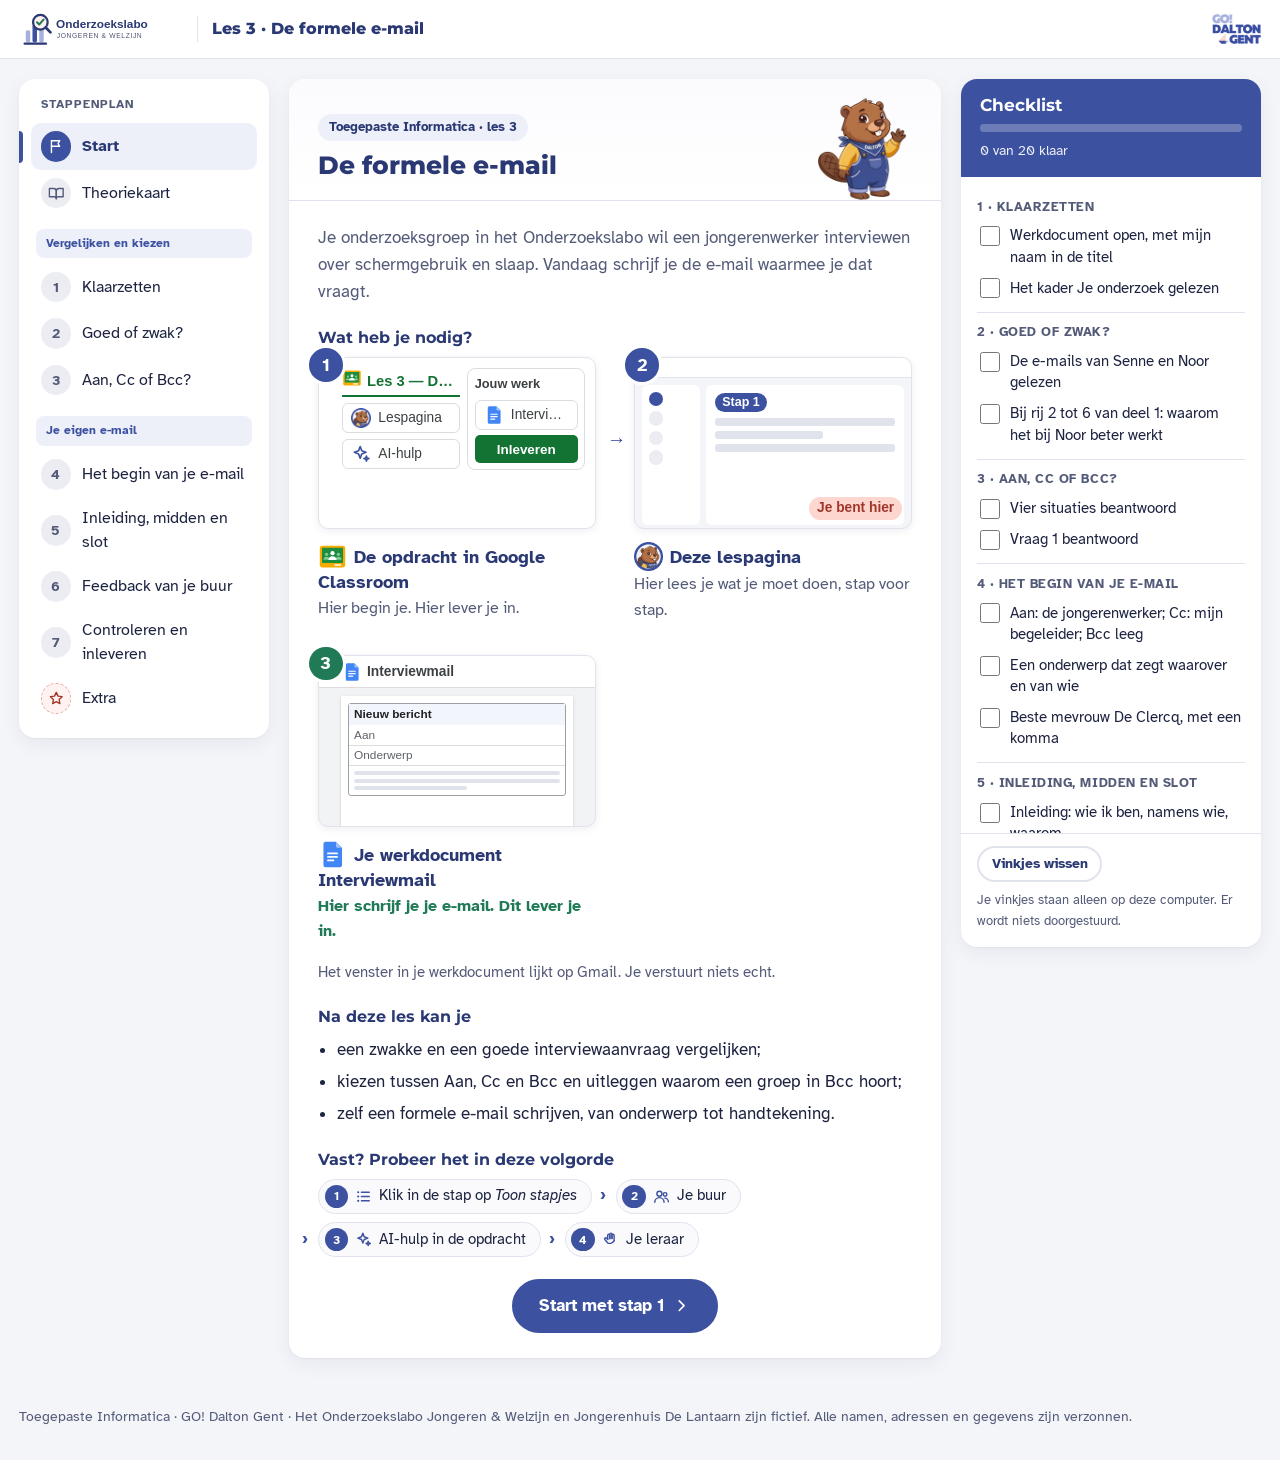
<file: index.html>
<!DOCTYPE html>
<html lang="nl-BE">
<head>
  <meta charset="UTF-8">
  <meta name="viewport" content="width=device-width, initial-scale=1">
  <title>Lespagina · Les 3 · De formele e-mail · Onderzoekslabo</title>
  <link rel="icon" href="assets/logos/lespagina-icon.png" type="image/png">
  <link rel="stylesheet" href="css/style.css">
</head>
<body data-storage="labo_interviewmail_v1_" data-modus-start="stap" data-laatste-stap="7" data-ai-hulp="aan">

<!-- Pictogrammen: eenvoudige lijntekeningen, eigen werk. Gebruik: een svg met class "ic" en daarin use met href naar het symbool. -->
<svg xmlns="http://www.w3.org/2000/svg" style="display:none">
  <symbol id="i-flag" viewBox="0 0 24 24"><path d="M5 21V4"/><path d="M5 4h12l-2.5 4 2.5 4H5"/></symbol>
  <symbol id="i-book" viewBox="0 0 24 24"><path d="M2 5h6a4 4 0 0 1 4 4v11a3 3 0 0 0-3-3H2z"/><path d="M22 5h-6a4 4 0 0 0-4 4v11a3 3 0 0 1 3-3h7z"/></symbol>
  <symbol id="i-check" viewBox="0 0 24 24"><path d="M5 12.5l4.5 4.5L19 7.5"/></symbol>
  <symbol id="i-check-circle" viewBox="0 0 24 24"><circle cx="12" cy="12" r="9"/><path d="M8 12.5l2.7 2.7L16 10"/></symbol>
  <symbol id="i-list" viewBox="0 0 24 24"><path d="M9 6h11M9 12h11M9 18h11"/><path d="M4.5 6h.01M4.5 12h.01M4.5 18h.01" stroke-width="3"/></symbol>
  <symbol id="i-bulb" viewBox="0 0 24 24"><path d="M9 18h6M10 21h4"/><path d="M12 3a6 6 0 0 0-4 10.5c.7.7 1 1.5 1 2.5h6c0-1 .3-1.8 1-2.5A6 6 0 0 0 12 3z"/></symbol>
  <symbol id="i-alert" viewBox="0 0 24 24"><path d="M12 3.5l9.5 17h-19z"/><path d="M12 10v4.5M12 17.5h.01"/></symbol>
  <symbol id="i-help" viewBox="0 0 24 24"><circle cx="12" cy="12" r="9"/><path d="M9.6 9.3a2.5 2.5 0 1 1 3.4 2.5c-.6.3-1 .8-1 1.5v.4M12 17h.01"/></symbol>
  <symbol id="i-doc" viewBox="0 0 24 24"><path d="M6 3h8l4 4v14H6z"/><path d="M14 3v4h4M9 12h6M9 16h6"/></symbol>
  <symbol id="i-pen" viewBox="0 0 24 24"><path d="M4 20h4L19 9l-4-4L4 16z"/><path d="M13 7l4 4"/></symbol>
  <symbol id="i-users" viewBox="0 0 24 24"><circle cx="9" cy="8" r="3.5"/><path d="M2.5 20a6.5 6.5 0 0 1 13 0"/><circle cx="17" cy="9" r="2.5"/><path d="M16.5 14.2a5 5 0 0 1 5 5"/></symbol>
  <symbol id="i-send" viewBox="0 0 24 24"><path d="M12 15V3M7 8l5-5 5 5"/><path d="M4 14v6h16v-6"/></symbol>
  <symbol id="i-star" viewBox="0 0 24 24"><path d="M12 3.5l2.6 5.4 5.9.8-4.3 4.1 1 5.9L12 16.9l-5.2 2.8 1-5.9-4.3-4.1 5.9-.8z"/></symbol>
  <symbol id="i-chat" viewBox="0 0 24 24"><path d="M4 5h16v11H9l-5 4z"/></symbol>
  <symbol id="i-mail" viewBox="0 0 24 24"><rect x="3" y="5" width="18" height="14" rx="2"/><path d="M3.5 7l8.5 6 8.5-6"/></symbol>
  <symbol id="i-link" viewBox="0 0 24 24"><path d="M10 14a4 4 0 0 0 5.7 0l3-3a4 4 0 0 0-5.7-5.7l-1 1"/><path d="M14 10a4 4 0 0 0-5.7 0l-3 3a4 4 0 0 0 5.7 5.7l1-1"/></symbol>
  <symbol id="i-spark" viewBox="0 0 24 24"><path d="M11 3l1.9 5.1L18 10l-5.1 1.9L11 17l-1.9-5.1L4 10l5.1-1.9z"/><path d="M18.5 14.5l.8 2.2 2.2.8-2.2.8-.8 2.2-.8-2.2-2.2-.8 2.2-.8z"/></symbol>
  <symbol id="i-hand" viewBox="0 0 24 24"><path d="M8 12V6a1.5 1.5 0 0 1 3 0v5"/><path d="M11 10.5V4.5a1.5 1.5 0 0 1 3 0v6"/><path d="M14 10.5V6a1.5 1.5 0 0 1 3 0v7.5"/><path d="M8 11.5l-1.5-1.5a1.6 1.6 0 0 0-2.3 2.3l3.6 4.2A6.5 6.5 0 0 0 17 13.5"/></symbol>
  <symbol id="i-left" viewBox="0 0 24 24"><path d="M15 6l-6 6 6 6"/></symbol>
  <symbol id="i-right" viewBox="0 0 24 24"><path d="M9 6l6 6-6 6"/></symbol>
  <symbol id="i-lock" viewBox="0 0 24 24"><rect x="5" y="11" width="14" height="10" rx="2"/><path d="M8 11V8a4 4 0 0 1 8 0v3"/></symbol>
</svg>

<div class="teacher-banner">Leraarweergave: de roze kaders tonen waar je een screenshot kan plaatsen. Leerlingen zien die kaders niet.</div>

<header class="topbar">
  <div class="topbar-inner">
    <a class="brand" href="index.html" title="Naar het begin van de les">
      <img src="assets/onderzoekslabo-logo.svg" alt="Onderzoekslabo Jongeren en Welzijn">
      <span class="brand-lesson">Les 3 · De formele e-mail</span>
    </a>
    <span class="topbar-spacer"></span>
    <img class="dalton-mark" src="assets/dalton-gent-logo.png" alt="GO! Dalton Gent">
  </div>
</header>

<div class="layout">

  <!-- ============ LINKS: de route ============ -->
  <nav class="route" aria-label="Stappenplan">
    <p class="route-title">Stappenplan</p>
    <button class="nav-btn" type="button" data-step="start"><span class="nav-num"><svg class="ic" aria-hidden="true"><use href="#i-flag"/></svg></span><span class="nav-lbl">Start</span></button>
    <button class="nav-btn" type="button" data-step="theorie"><span class="nav-num"><svg class="ic" aria-hidden="true"><use href="#i-book"/></svg></span><span class="nav-lbl">Theoriekaart</span></button>

    <p class="route-group">Vergelijken en kiezen</p>
    <button class="nav-btn" type="button" data-step="1"><span class="nav-num"><span class="nav-n">1</span><svg class="ic nav-check" aria-hidden="true"><use href="#i-check"/></svg></span><span class="nav-lbl">Klaarzetten</span></button>
    <button class="nav-btn" type="button" data-step="2"><span class="nav-num"><span class="nav-n">2</span><svg class="ic nav-check" aria-hidden="true"><use href="#i-check"/></svg></span><span class="nav-lbl">Goed of zwak?</span></button>
    <button class="nav-btn" type="button" data-step="3"><span class="nav-num"><span class="nav-n">3</span><svg class="ic nav-check" aria-hidden="true"><use href="#i-check"/></svg></span><span class="nav-lbl">Aan, Cc of Bcc?</span></button>

    <p class="route-group">Je eigen e-mail</p>
    <button class="nav-btn" type="button" data-step="4"><span class="nav-num"><span class="nav-n">4</span><svg class="ic nav-check" aria-hidden="true"><use href="#i-check"/></svg></span><span class="nav-lbl">Het begin van je e-mail</span></button>
    <button class="nav-btn" type="button" data-step="5"><span class="nav-num"><span class="nav-n">5</span><svg class="ic nav-check" aria-hidden="true"><use href="#i-check"/></svg></span><span class="nav-lbl">Inleiding, midden en slot</span></button>
    <button class="nav-btn" type="button" data-step="6"><span class="nav-num"><span class="nav-n">6</span><svg class="ic nav-check" aria-hidden="true"><use href="#i-check"/></svg></span><span class="nav-lbl">Feedback van je buur</span></button>
    <button class="nav-btn" type="button" data-step="7"><span class="nav-num"><span class="nav-n">7</span><svg class="ic nav-check" aria-hidden="true"><use href="#i-check"/></svg></span><span class="nav-lbl">Controleren en inleveren</span></button>
    <button class="nav-btn extra" type="button" data-step="extra"><span class="nav-num"><svg class="ic" aria-hidden="true"><use href="#i-star"/></svg></span><span class="nav-lbl">Extra</span></button>
  </nav>

  <!-- ============ MIDDEN: één stap tegelijk ============ -->
  <main id="main">

    <!-- ===== START ===== -->
    <section class="pane" id="pane-start" aria-labelledby="h-start">
      <article class="card">
        <header class="card-head met-mascotte">
          <div>
            <div class="tags"><span class="tag tag-where">Toegepaste Informatica · les 3</span></div>
            <h1 id="h-start">De formele e-mail</h1>
          </div>
          <img class="mascotte-kop" src="assets/mascotte/dalton_welkom.webp" alt="" width="120" height="120">
        </header>
        <div class="card-body">
          <p class="intro">Je onderzoeksgroep in het Onderzoekslabo wil een jongerenwerker interviewen over schermgebruik en slaap. Vandaag schrijf je de e-mail waarmee je dat vraagt.</p>

          <h2 class="sec">Wat heb je nodig?</h2>
          <ol class="nodig">
            <li class="nodig-item">
              <div class="mock mock-opdracht" aria-hidden="true">
                <div class="mo-midden">
                  <div class="mo-titel"><img class="logo" src="assets/logos/classroom.svg" alt="">Les 3 — De formele e-mail</div>
                  <div class="mo-chip"><img class="logo" src="assets/logos/lespagina.webp" alt=""><span>Lespagina</span></div>
                  <div class="mo-chip ai-hulp"><svg class="ic"><use href="#i-spark"/></svg><span>AI-hulp</span></div>
                </div>
                <div class="mo-werk">
                  <div class="mo-werk-kop">Jouw werk</div>
                  <div class="mo-chip"><img class="logo" src="assets/logos/docs.svg" alt=""><span>Interviewmail</span></div>
                  <div class="mo-knop">Inleveren</div>
                </div>
              </div>
              <p class="nodig-naam"><img class="logo" src="assets/logos/classroom.svg" alt="">De opdracht in Google Classroom</p>
              <p class="nodig-uitleg">Hier begin je. Hier lever je in.</p>
            </li>
            <li class="nodig-item">
              <div class="mock mock-lespagina" aria-hidden="true">
                <div class="ml-balk"></div>
                <div class="ml-midden">
                  <div class="ml-route"><span></span><span></span><span></span><span></span></div>
                  <div class="ml-stap"><span class="ml-tag">Stap 1</span><span class="ml-lijn"></span><span class="ml-lijn kort"></span><span class="ml-lijn"></span></div>
                </div>
                <div class="ml-hier">Je bent hier</div>
              </div>
              <p class="nodig-naam"><img class="logo" src="assets/logos/lespagina.webp" alt="">Deze lespagina</p>
              <p class="nodig-uitleg">Hier lees je wat je moet doen, stap voor stap.</p>
            </li>
            <li class="nodig-item inleveren">
              <div class="mock mock-werkdocument" aria-hidden="true">
                <div class="mw-balk"><img class="logo" src="assets/logos/docs.svg" alt="">Interviewmail</div>
                <div class="mw-blad">
                  <div class="mw-venster">
                    <div class="mw-kop">Nieuw bericht</div>
                    <div class="mw-veld">Aan</div>
                    <div class="mw-veld">Onderwerp</div>
                    <div class="mw-tekst"><span></span><span></span><span class="kort"></span></div>
                  </div>
                </div>
              </div>
              <p class="nodig-naam"><img class="logo" src="assets/logos/docs.svg" alt="">Je werkdocument Interviewmail</p>
              <p class="nodig-uitleg">Hier schrijf je je e-mail. Dit lever je in.</p>
            </li>
          </ol>
          <p class="nodig-noot">Het venster in je werkdocument lijkt op Gmail. Je verstuurt niets echt.</p>

          <h2 class="sec">Na deze les kan je</h2>
          <ul class="doelen">
            <li>een zwakke en een goede interviewaanvraag vergelijken;</li>
            <li>kiezen tussen Aan, Cc en Bcc en uitleggen waarom een groep in Bcc hoort;</li>
            <li>zelf een formele e-mail schrijven, van onderwerp tot handtekening.</li>
          </ul>

          <h2 class="sec">Vast? Probeer het in deze volgorde</h2>
          <ol class="vast">
            <li><svg class="ic" aria-hidden="true"><use href="#i-list"/></svg><span>Klik in de stap op <em>Toon stapjes</em></span></li>
            <li><svg class="ic" aria-hidden="true"><use href="#i-users"/></svg><span>Je buur</span></li>
            <li class="ai-hulp"><svg class="ic" aria-hidden="true"><use href="#i-spark"/></svg><span>AI-hulp in de opdracht</span></li>
            <li><svg class="ic" aria-hidden="true"><use href="#i-hand"/></svg><span>Je leraar</span></li>
          </ol>

          <p class="start-cta"><button class="btn btn-primary" type="button" data-goto="1">Start met stap 1 <svg class="ic" aria-hidden="true"><use href="#i-right"/></svg></button></p>
        </div>
      </article>
    </section>

    <!-- ===== THEORIEKAART ===== -->
    <section class="pane" id="pane-theorie" aria-labelledby="h-theorie">
      <article class="card">
        <header class="card-head">
          <div class="tags"><span class="tag tag-where">Spiekbriefje</span></div>
          <h2 id="h-theorie">Theoriekaart</h2>
        </header>
        <div class="card-body">
          <p class="intro">Alles op één plek. Kom hier terug als je iets niet meer weet.</p>
          <div class="t-grid">
            <section class="t-card">
              <h3><svg class="ic" aria-hidden="true"><use href="#i-mail"/></svg>De delen van een e-mail</h3>
              <ol class="t-delen">
                <li><strong>Aan</strong>, <strong>Cc</strong>, <strong>Bcc</strong>: wie je e-mail krijgt</li>
                <li><strong>Onderwerp</strong>: waarover het gaat</li>
                <li><strong>Aanspreking</strong>: <em>Beste mevrouw De Clercq,</em></li>
                <li><strong>Bericht</strong>: inleiding, midden, slot</li>
                <li><strong>Slotgroet</strong> en <strong>handtekening</strong></li>
              </ol>
            </section>
            <section class="t-card">
              <h3><svg class="ic" aria-hidden="true"><use href="#i-users"/></svg>Aan, Cc of Bcc?</h3>
              <table class="t-rows">
                <tr><th>Aan</th><td>voor wie je e-mail is. Die persoon moet antwoorden.</td></tr>
                <tr><th>Cc</th><td>leest mee en moet niets doen. Iedereen ziet dit adres.</td></tr>
                <tr><th>Bcc</th><td>leest mee. Niemand ziet dit adres.</td></tr>
              </table>
              <p class="t-os">Mail je een groep respondenten? Zet de adressen in <strong>Bcc</strong>.</p>
            </section>
            <section class="t-card">
              <h3><svg class="ic" aria-hidden="true"><use href="#i-pen"/></svg>Het onderwerp</h3>
              <ul>
                <li>Vul het <strong>altijd</strong> in.</li>
                <li>Maak het precies: niet <em>vraagje</em>, wel <em>Vraag om een interview over …</em></li>
                <li>Zeg ook van wie het komt.</li>
              </ul>
            </section>
            <section class="t-card">
              <h3><svg class="ic" aria-hidden="true"><use href="#i-chat"/></svg>De aanspreking</h3>
              <ul>
                <li>Je kent iemand niet: <em>Beste mevrouw De Clercq,</em> of <em>Beste meneer Willems,</em></li>
                <li>Heel officieel: <em>Geachte mevrouw De Clercq,</em></li>
                <li>De voornaam alleen als je iemand kent.</li>
                <li>Na de aanspreking: een komma. Waarom? Lees het bij <a href="https://www.vlaanderen.be/team-taaladvies/taaladviezen/aanspreking-en-slotformule-komma" target="_blank" rel="noopener">Team Taaladvies</a>.</li>
              </ul>
            </section>
            <section class="t-card">
              <h3><svg class="ic" aria-hidden="true"><use href="#i-doc"/></svg>Inleiding, midden en slot</h3>
              <ul>
                <li><strong>Inleiding</strong>: wie ben je, namens wie, waarom mail je?</li>
                <li><strong>Midden</strong>: wat vraag je?</li>
                <li><strong>Slot</strong>: tegen wanneer, en bedanken.</li>
                <li>Korte alinea's, met een witregel ertussen.</li>
                <li>Schrijf <strong>u</strong> en <strong>uw</strong>, zonder hoofdletter.</li>
              </ul>
            </section>
            <section class="t-card">
              <h3><svg class="ic" aria-hidden="true"><use href="#i-help"/></svg>Een vraag stellen</h3>
              <ul>
                <li>Zeg precies wat je vraagt, en <strong>tegen wanneer</strong> je een antwoord nodig hebt.</li>
                <li>Vraag iets wat <strong>haalbaar</strong> is: niet <em>morgen</em>.</li>
                <li>Bij een onderzoek zeg je ook wat er met de antwoorden gebeurt: of het vrijwillig is en of haar naam in je verslag komt.</li>
                <li>Bedank vooraf.</li>
              </ul>
            </section>
            <section class="t-card">
              <h3><svg class="ic" aria-hidden="true"><use href="#i-send"/></svg>Slotgroet en handtekening</h3>
              <ul>
                <li>De slotgroet past bij de aanspreking: <em>Met vriendelijke groeten,</em></li>
                <li>Geen afkortingen zoals <em>mvg</em> of <em>gr</em>.</li>
                <li>Je gegevens staan onderaan, in je <strong>handtekening</strong>: naam, klas, Onderzoekslabo, school.</li>
              </ul>
            </section>
            <section class="t-card">
              <h3><svg class="ic" aria-hidden="true"><use href="#i-check-circle"/></svg>Voor je verstuurt</h3>
              <ul>
                <li>Lees alles na: is het duidelijk, klopt de toon, zijn er geen taalfouten?</li>
                <li>Laat iemand anders je e-mail lezen: een <strong>testlezer</strong> ziet sneller wat beter kan.</li>
              </ul>
            </section>
            <section class="t-card ai-hulp">
              <h3><svg class="ic" aria-hidden="true"><use href="#i-spark"/></svg>Slim met de AI-hulp</h3>
              <ol class="t-delen">
                <li>Typ geen namen of persoonlijke gegevens.</li>
                <li>De AI-hulp kent alleen deze les.</li>
                <li>Controleer het antwoord: klik op het nummertje, of kijk in de stap.</li>
              </ol>
            </section>
            <section class="t-card wide">
              <h3><svg class="ic" aria-hidden="true"><use href="#i-chat"/></svg>Woorden</h3>
              <table class="t-rows">
                <tr><th>ontvanger</th><td>wie je e-mail krijgt</td></tr>
                <tr><th>Cc</th><td>krijgt een kopie om te lezen; moet niets doen</td></tr>
                <tr><th>Bcc</th><td>krijgt een kopie, maar niemand ziet dat adres</td></tr>
                <tr><th>onderwerp</th><td>de korte titel van je e-mail: waarover gaat het?</td></tr>
                <tr><th>aanspreking</th><td>de eerste regel: <em>Beste mevrouw De Clercq,</em></td></tr>
                <tr><th>slotgroet</th><td>de afsluiting: <em>Met vriendelijke groeten,</em></td></tr>
                <tr><th>formeel</th><td>beleefd en met afstand, zoals tegen iemand die je niet kent</td></tr>
                <tr><th>handtekening</th><td>je gegevens onderaan de e-mail: naam, klas, school</td></tr>
                <tr><th>respondent</th><td>iemand die meewerkt aan je onderzoek</td></tr>
              </table>
            </section>
            <section class="t-card wide warn">
              <h3><svg class="ic" aria-hidden="true"><use href="#i-alert"/></svg>Veelgemaakte fouten</h3>
              <ul>
                <li>Geen onderwerp, of een onderwerp zoals <em>vraagje</em>.</li>
                <li><em>Hallo</em> zonder naam, of chattaal en emoji's.</li>
                <li>Een vage vraag: geen duur, geen moment, geen plaats.</li>
                <li>Een onhaalbare vraag (<em>kunt ge morgen?</em>) of een eisende toon.</li>
                <li>Niet zeggen waarvoor het interview dient en wat er met de antwoorden gebeurt.</li>
                <li>De begeleider in <em>Aan</em> naast de persoon die moet antwoorden.</li>
              </ul>
              <p class="t-os">Alle namen en adressen in deze les zijn verzonnen.</p>
            </section>
          </div>
        </div>
      </article>
    </section>

    <!-- ===== STAP 1 ===== -->
    <section class="pane" id="pane-1" aria-labelledby="h-1">
      <article class="card">
        <header class="card-head">
          <div class="tags"><span class="tag tag-step">Stap 1</span><span class="tag tag-where"><img class="logo" src="assets/logos/docs.svg" alt=""> Werkdocument</span></div>
          <h2 id="h-1">Klaarzetten</h2>
        </header>
        <div class="card-body">
          <p class="intro">Je zet je werkdocument klaar. Daarin schrijf je vandaag alles.</p>
          <div class="todo-box">
            <div class="todo-head"><h3><svg class="ic" aria-hidden="true"><use href="#i-list"/></svg> Wat moet je doen?</h3><div class="modus" role="group" aria-label="Hoe wil je de uitleg?"><button type="button" class="modus-btn" data-modus="stap" aria-pressed="true">Stap voor stap</button><button type="button" class="modus-btn" data-modus="kort" aria-pressed="false">Kort</button></div></div>
            <ol class="doe">
              <li><details class="stapjes" open><summary><span class="doe-tekst">Open je werkdocument <strong>Interviewmail</strong>.</span><span class="stapjes-knop" aria-hidden="true"></span></summary>
                <ol class="klein">
                  <li><p>Kijk in je opdracht in Google Classroom rechts, bij <strong>Jouw werk</strong>.</p><div class="mock mock-opdracht mini-mock" role="img" aria-label="Tekening van de opdracht in Google Classroom. Rechts het vak Jouw werk, in een rood kader."><div class="mo-midden"><div class="mo-titel"><img class="logo" src="assets/logos/classroom.svg" alt="">Les 3 — De formele e-mail</div><div class="mo-chip"><img class="logo" src="assets/logos/lespagina.webp" alt=""><span>Lespagina</span></div><div class="mo-chip ai-hulp"><svg class="ic" aria-hidden="true"><use href="#i-spark"/></svg><span>AI-hulp</span></div></div><div class="mo-werk wijs"><div class="mo-werk-kop">Jouw werk</div><div class="mo-chip"><img class="logo" src="assets/logos/docs.svg" alt=""><span>Interviewmail</span></div><div class="mo-knop">Inleveren</div></div></div></li>
                  <li><p>Klik op <strong>Interviewmail</strong>. Jouw naam staat in de titel.</p><div class="mock mock-opdracht mini-mock" role="img" aria-label="Tekening van de opdracht. Bij Jouw werk staat Interviewmail in een rood kader."><div class="mo-midden"><div class="mo-titel"><img class="logo" src="assets/logos/classroom.svg" alt="">Les 3 — De formele e-mail</div><div class="mo-chip"><img class="logo" src="assets/logos/lespagina.webp" alt=""><span>Lespagina</span></div><div class="mo-chip ai-hulp"><svg class="ic" aria-hidden="true"><use href="#i-spark"/></svg><span>AI-hulp</span></div></div><div class="mo-werk"><div class="mo-werk-kop">Jouw werk</div><div class="mo-chip wijs"><img class="logo" src="assets/logos/docs.svg" alt=""><span>Interviewmail</span></div><div class="mo-knop">Inleveren</div></div></div></li>
                  <li><p>Je werkdocument opent in een nieuw tabblad. Klik bovenaan op een tabblad om te wisselen.</p><div class="teken-tabs" role="img" aria-label="Tekening van de tabbladen bovenaan in Chrome: Google Classroom, Lespagina · Les 3 en Interviewmail. Interviewmail staat in een rood kader."><span class="tt-tab"><img class="logo" src="assets/logos/classroom.svg" alt="">Google Classroom</span><span class="tt-tab"><img class="logo" src="assets/logos/lespagina.webp" alt="">Lespagina · Les 3</span><span class="tt-tab actief wijs"><img class="logo" src="assets/logos/docs.svg" alt="">Interviewmail</span></div></li>
                </ol>
              </details></li>
              <li><details class="stapjes" open><summary><span class="doe-tekst">Lees het kader <strong>Je onderzoek</strong>.</span><span class="stapjes-knop" aria-hidden="true"></span></summary>
                <ol class="klein">
                  <li><p>Scroll naar het kader <em>Je onderzoek</em>. Lees wie je interviewt en wie je begeleider is. Hun adressen staan erbij.</p><img class="mini" src="assets/stapjes/s1-je-onderzoek.png" alt="Het kader Je onderzoek. De jongerenwerker en de onderzoeksbegeleider, met hun adres, staan in een rood kader." loading="lazy"></li>
                  <li><p>Lees ook wat je vraagt en tegen wanneer. Dat heb je nodig in stap 5.</p><img class="mini" src="assets/stapjes/s1-vraag.png" alt="Het kader Je onderzoek. Wat je vraagt, wat er met haar antwoorden gebeurt en tegen wanneer je een antwoord hoopt, staan in een rood kader." loading="lazy"></li>
                </ol>
              </details></li>
            </ol>
          </div>
          <div class="tip"><svg class="ic" aria-hidden="true"><use href="#i-bulb"/></svg><p><strong>Is de lespagina weg?</strong> Klik bovenaan in Chrome op het tabblad <em>Lespagina · Les 3</em>.</p></div>
        </div>
        <footer class="card-nav">
          <button class="btn" type="button" data-goto="start"><svg class="ic" aria-hidden="true"><use href="#i-left"/></svg> Start</button>
          <button class="btn btn-primary" type="button" data-goto="2">Stap 2 <svg class="ic" aria-hidden="true"><use href="#i-right"/></svg></button>
        </footer>
      </article>
    </section>

    <!-- ===== STAP 2 ===== -->
    <section class="pane" id="pane-2" aria-labelledby="h-2">
      <article class="card">
        <header class="card-head">
          <div class="tags"><span class="tag tag-step">Stap 2</span><span class="tag tag-where"><img class="logo" src="assets/logos/docs.svg" alt=""> Werkdocument, deel 1</span></div>
          <h2 id="h-2">Goed of zwak?</h2>
        </header>
        <div class="card-body">
          <p class="intro">Senne en Noor vroegen allebei een interview aan. Wat doet Noor beter?</p>
          <div class="todo-box">
            <div class="todo-head"><h3><svg class="ic" aria-hidden="true"><use href="#i-list"/></svg> Wat moet je doen?</h3><div class="modus" role="group" aria-label="Hoe wil je de uitleg?"><button type="button" class="modus-btn" data-modus="stap" aria-pressed="true">Stap voor stap</button><button type="button" class="modus-btn" data-modus="kort" aria-pressed="false">Kort</button></div></div>
            <ol class="doe">
              <li><span class="doe-tekst">Lees hieronder de e-mails van Senne en Noor.</span><span class="sub">Noor schreef over een ander onderzoek, aan iemand anders dan jij. Kijk naar de opbouw, niet naar haar zinnen.</span></li>
              <li><details class="stapjes" open><summary><span class="doe-tekst">Bekijk <strong>deel 1</strong> van je werkdocument.</span><span class="stapjes-knop" aria-hidden="true"></span></summary>
                <ol class="klein">
                  <li><p>Scroll in je werkdocument naar <strong>Deel 1</strong>. Rij 1, het onderwerp, staat er al: je leraar deed ze voor.</p><img class="mini" src="assets/stapjes/s2-deel1.png" alt="Deel 1 in het werkdocument. Rij 1, het onderwerp, is al ingevuld en staat in een rood kader." loading="lazy"></li>
                </ol>
              </details></li>
              <li><details class="stapjes" open><summary><span class="doe-tekst">Schrijf bij <strong>rij 2 tot 6</strong> waarom het bij Noor beter werkt.</span><span class="stapjes-knop" aria-hidden="true"></span></summary>
                <ol class="klein">
                  <li><p>Klik in rij 2, in de laatste kolom. Schrijf waarom Noors aanspreking beter werkt.<span class="sub">Hoe begint Senne, en hoe begint Noor?</span></p><img class="mini" src="assets/stapjes/s2-rij2.png" alt="Deel 1, rij 2 aanspreking: het lege vak in de laatste kolom staat in een rood kader." loading="lazy"></li>
                  <li><p>Doe hetzelfde in rij 3, de inleiding.<span class="sub">Weet de ontvanger wie er mailt, en namens wie?</span></p><img class="mini" src="assets/stapjes/s2-rij3.png" alt="Deel 1, rij 3 inleiding: het lege vak in de laatste kolom staat in een rood kader." loading="lazy"></li>
                  <li><p>Doe hetzelfde in rij 4, het midden.<span class="sub">Weet de ontvanger hoe lang, wanneer en waar? Weet hij wat er met zijn antwoorden gebeurt?</span></p><img class="mini" src="assets/stapjes/s2-rij4.png" alt="Deel 1, rij 4 midden: het lege vak in de laatste kolom staat in een rood kader." loading="lazy"></li>
                  <li><p>Doe hetzelfde in rij 5, het slot.<span class="sub">Zegt de schrijver tegen wanneer hij een antwoord hoopt? Bedankt hij?</span></p><img class="mini" src="assets/stapjes/s2-rij5.png" alt="Deel 1, rij 5 slot: het lege vak in de laatste kolom staat in een rood kader." loading="lazy"></li>
                  <li><p>Doe hetzelfde in rij 6, de slotgroet en de handtekening.<span class="sub">Hoe sluiten ze af, en wat staat eronder?</span></p><img class="mini" src="assets/stapjes/s2-rij6.png" alt="Deel 1, rij 6 slotgroet en handtekening: het lege vak in de laatste kolom staat in een rood kader." loading="lazy"></li>
                </ol>
              </details></li>
            </ol>
          </div>
          <p class="mail-naam">De e-mail van Senne</p>
          <div class="mail" role="group" aria-label="De e-mail van Senne">
            <div class="mail-kop">Nieuw bericht</div>
            <div class="mail-veld"><span class="mail-lbl">Aan</span><span>hanne.declercq@delantaarn.example; ines.coppens@onderzoekslabo.example</span></div>
            <div class="mail-veld"><span class="mail-lbl">Onderwerp</span><span>vraagje</span></div>
            <div class="mail-tekst">
              <p>hallo,</p>
              <p>ik zit in het 3de jaar en we moeten een interview doen voor een taak over slaap. kunt ge morgen na school?</p>
              <p>thx!! 🙂</p>
              <p>Senne</p>
            </div>
            <div class="mail-voet"><span class="mail-knop">Verzenden</span></div>
          </div>
          <p class="mail-naam">De e-mail van Noor</p>
          <div class="mail" role="group" aria-label="De e-mail van Noor">
            <div class="mail-kop">Nieuw bericht</div>
            <div class="mail-veld"><span class="mail-lbl">Aan</span><span>bram.willems@clb-ketel.example</span></div>
            <div class="mail-veld"><span class="mail-lbl">Cc</span><span>ines.coppens@onderzoekslabo.example</span></div>
            <div class="mail-veld"><span class="mail-lbl">Onderwerp</span><span>Vraag om een interview over groepschats – Onderzoekslabo</span></div>
            <div class="mail-tekst">
              <p>Beste meneer Willems,</p>
              <p>Mijn naam is Noor Van Hecke en ik zit in 3MWWE van GO! Dalton Gent. Samen met mijn onderzoeksgroep onderzoek ik namens het Onderzoekslabo Jongeren &amp; Welzijn groepsdruk in groepschats.</p>
              <p>Mag ik u daarover interviewen? Het interview duurt ongeveer 20 minuten. Het kan op woensdag 28 oktober om 15 uur of op donderdag 29 oktober om 13 uur, bij het CLB of online. Uw naam komt niet in ons verslag. We gebruiken uw antwoorden alleen voor dit schoolonderzoek.</p>
              <p>Kan u mij vóór dinsdag 20 oktober laten weten welk moment past? Alvast bedankt voor uw tijd.</p>
              <p>Met vriendelijke groeten,</p>
              <p>Noor Van Hecke<br>3MWWE<br>Onderzoekslabo Jongeren &amp; Welzijn<br>GO! Dalton Gent</p>
            </div>
            <div class="mail-voet"><span class="mail-knop">Verzenden</span></div>
          </div>
          <div class="tip"><svg class="ic" aria-hidden="true"><use href="#i-bulb"/></svg><p><strong>Schrijf je alleen wat Noor schreef?</strong> Zeg ook waarom het beter werkt: wat weet de ontvanger bij Noor wel, en bij Senne niet?</p></div>
        </div>
        <footer class="card-nav">
          <button class="btn" type="button" data-goto="1"><svg class="ic" aria-hidden="true"><use href="#i-left"/></svg> Stap 1</button>
          <button class="btn btn-primary" type="button" data-goto="3">Stap 3 <svg class="ic" aria-hidden="true"><use href="#i-right"/></svg></button>
        </footer>
      </article>
    </section>

    <!-- ===== STAP 3 ===== -->
    <section class="pane" id="pane-3" aria-labelledby="h-3">
      <article class="card">
        <header class="card-head">
          <div class="tags"><span class="tag tag-step">Stap 3</span><span class="tag tag-where"><img class="logo" src="assets/logos/docs.svg" alt=""> Werkdocument, deel 2</span></div>
          <h2 id="h-3">Aan, Cc of Bcc?</h2>
        </header>
        <div class="card-body">
          <p class="intro">Een e-mail kan naar meer mensen. Het vakje waarin je een adres zet, zegt wat die persoon moet doen.</p>
          <div class="ccb">
            <div class="ccb-vak"><span class="ccb-naam">Aan</span><span>Voor wie je e-mail is. Die persoon moet antwoorden.</span></div>
            <div class="ccb-vak"><span class="ccb-naam">Cc</span><span>Leest mee en moet niets doen. Iedereen ziet dit adres.</span></div>
            <div class="ccb-vak"><span class="ccb-naam">Bcc</span><span>Leest mee. Niemand ziet dit adres.</span></div>
          </div>
          <div class="todo-box">
            <div class="todo-head"><h3><svg class="ic" aria-hidden="true"><use href="#i-list"/></svg> Wat moet je doen?</h3><div class="modus" role="group" aria-label="Hoe wil je de uitleg?"><button type="button" class="modus-btn" data-modus="stap" aria-pressed="true">Stap voor stap</button><button type="button" class="modus-btn" data-modus="kort" aria-pressed="false">Kort</button></div></div>
            <ol class="doe">
              <li><details class="stapjes" open><summary><span class="doe-tekst">Schrijf bij elke situatie <strong>Aan</strong>, <strong>Cc</strong> of <strong>Bcc</strong>.</span><span class="stapjes-knop" aria-hidden="true"></span></summary>
                <ol class="klein">
                  <li><p>Scroll naar <strong>Deel 2</strong>. Lees situatie a.</p><img class="mini" src="assets/stapjes/s3-situatie-a.png" alt="Deel 2: de vier situaties. Het lege vak rechts van situatie a staat in een rood kader." loading="lazy"></li>
                  <li><p>Klik rechts in het vak. Typ <strong>Aan</strong>, <strong>Cc</strong> of <strong>Bcc</strong>.<span class="sub">Moet die persoon antwoorden? Dan is het Aan. Leest die alleen mee? Dan is het Cc of Bcc.</span></p></li>
                  <li><p>Doe hetzelfde voor situatie b, c en d.</p><img class="mini" src="assets/stapjes/s3-situaties-bcd.png" alt="Situatie b, c en d, met de lege vakken rechts in een rood kader." loading="lazy"></li>
                </ol>
              </details></li>
              <li><details class="stapjes" open><summary><span class="doe-tekst">Beantwoord <strong>vraag 1</strong>.</span><span class="stapjes-knop" aria-hidden="true"></span></summary>
                <ol class="klein">
                  <li><p>Lees vraag 1. Klik in het vak eronder en typ je antwoord.<span class="sub">Denk aan les 2: je schreef <em>respondent-02</em> in plaats van een naam. Een e-mailadres is ook een persoonsgegeven.</span></p><img class="mini" src="assets/stapjes/s3-vraag1.png" alt="Vraag 1 met het vak voor je antwoord, in een rood kader." loading="lazy"></li>
                </ol>
              </details></li>
            </ol>
          </div>
          <div class="tip"><svg class="ic" aria-hidden="true"><use href="#i-bulb"/></svg><p><strong>Twijfel je tussen Cc en Bcc?</strong> Mag iedereen het adres zien? Dan is het Cc. Mag niemand het zien? Dan is het Bcc.</p></div>
        </div>
        <footer class="card-nav">
          <button class="btn" type="button" data-goto="2"><svg class="ic" aria-hidden="true"><use href="#i-left"/></svg> Stap 2</button>
          <button class="btn btn-primary" type="button" data-goto="4">Stap 4 <svg class="ic" aria-hidden="true"><use href="#i-right"/></svg></button>
        </footer>
      </article>
    </section>

    <!-- ===== STAP 4 ===== -->
    <section class="pane" id="pane-4" aria-labelledby="h-4">
      <article class="card">
        <header class="card-head">
          <div class="tags"><span class="tag tag-step">Stap 4</span><span class="tag tag-where"><img class="logo" src="assets/logos/docs.svg" alt=""> Werkdocument, deel 3</span></div>
          <h2 id="h-4">Het begin van je e-mail</h2>
        </header>
        <div class="card-body">
          <div class="intro-casus">
            <p class="intro">Nu schrijf je zelf de interviewaanvraag aan mevrouw De Clercq van Jongerenhuis De Lantaarn. Je begint bovenaan in het venster.</p>
            <figure><img src="assets/beelden/declercq.webp" alt="Tekening: mevrouw De Clercq leest een e-mail op haar laptop." width="800" height="706"><figcaption>Gemaakt met AI</figcaption></figure>
          </div>
          <div class="todo-box">
            <div class="todo-head"><h3><svg class="ic" aria-hidden="true"><use href="#i-list"/></svg> Wat moet je doen?</h3><div class="modus" role="group" aria-label="Hoe wil je de uitleg?"><button type="button" class="modus-btn" data-modus="stap" aria-pressed="true">Stap voor stap</button><button type="button" class="modus-btn" data-modus="kort" aria-pressed="false">Kort</button></div></div>
            <ol class="doe">
              <li><details class="stapjes" open><summary><span class="doe-tekst">Ga naar <strong>deel 3</strong>: het venster <em>Nieuw bericht</em>.</span><span class="stapjes-knop" aria-hidden="true"></span></summary>
                <ol class="klein">
                  <li><p>Scroll naar <strong>Deel 3</strong>. Daar staat een venster zoals in Gmail.</p><img class="mini" src="assets/stapjes/s4-venster.png" alt="Het venster Nieuw bericht in deel 3, met de vakken Aan, Cc, Bcc en Onderwerp." loading="lazy"></li>
                </ol>
              </details></li>
              <li><details class="stapjes" open><summary><span class="doe-tekst">Typ naast <strong>Aan</strong> het adres van mevrouw De Clercq.</span><span class="stapjes-knop" aria-hidden="true"></span></summary>
                <ol class="klein">
                  <li><p>Zoek haar adres in het kader <em>Je onderzoek</em>, bovenaan je werkdocument.</p><img class="mini" src="assets/stapjes/s4-adres.png" alt="Het kader Je onderzoek. Het adres van mevrouw De Clercq staat in een rood kader." loading="lazy"></li>
                  <li><p>Klik in het vak naast <strong>Aan</strong>. Typ het adres.<span class="sub">Typ letter voor letter. Eén fout en je e-mail komt niet aan.</span></p><img class="mini" src="assets/stapjes/s4-aan.png" alt="Het venster Nieuw bericht. Het vak Aan staat in een rood kader." loading="lazy"></li>
                </ol>
              </details></li>
              <li><details class="stapjes" open><summary><span class="doe-tekst">Typ naast <strong>Cc</strong> het adres van je onderzoeksbegeleider. Laat <strong>Bcc</strong> leeg.</span><span class="stapjes-knop" aria-hidden="true"></span></summary>
                <ol class="klein">
                  <li><p>Klik in het vak naast <strong>Cc</strong>. Typ het adres van mevrouw Coppens.<span class="sub">Het adres staat ook in het kader <em>Je onderzoek</em>. Je begeleider leest mee, maar moet niets doen.</span></p><img class="mini" src="assets/stapjes/s4-cc.png" alt="Het venster Nieuw bericht. Het vak Cc staat in een rood kader." loading="lazy"></li>
                </ol>
              </details></li>
              <li><details class="stapjes" open><summary><span class="doe-tekst">Typ naast <strong>Onderwerp</strong> waarover je e-mail gaat en van wie hij komt.</span><span class="stapjes-knop" aria-hidden="true"></span></summary>
                <ol class="klein">
                  <li><p>Klik in het vak naast <strong>Onderwerp</strong>. Typ in een paar woorden waarover je mailt en van wie de e-mail komt.<span class="sub">Kijk naar rij 1 in deel 1: zo deed Noor het, voor haar onderzoek.</span></p><img class="mini" src="assets/stapjes/s4-onderwerp.png" alt="Het venster Nieuw bericht. Het vak Onderwerp staat in een rood kader." loading="lazy"></li>
                </ol>
              </details></li>
              <li><details class="stapjes" open><summary><span class="doe-tekst">Schrijf de aanspreking.</span><span class="stapjes-knop" aria-hidden="true"></span></summary>
                <ol class="klein">
                  <li><p>Klik naast <em>aanspreking</em>. Typ: <strong>Beste mevrouw De Clercq,</strong><span class="sub">Met een komma. Je kent haar niet: dus geen voornaam. Heel officieel mag ook: <em>Geachte mevrouw De Clercq,</em></span></p><img class="mini" src="assets/stapjes/s4-aanspreking.png" alt="Het venster Nieuw bericht. De regel aanspreking staat in een rood kader." loading="lazy"></li>
                </ol>
              </details></li>
            </ol>
          </div>
          <div class="tip"><svg class="ic" aria-hidden="true"><use href="#i-bulb"/></svg><p><strong>Staat er alleen <em>interview</em> in je onderwerp?</strong> Zeg ook waarover het gaat en van wie het komt. Kijk naar rij 1 in deel 1.</p></div>
        </div>
        <footer class="card-nav">
          <button class="btn" type="button" data-goto="3"><svg class="ic" aria-hidden="true"><use href="#i-left"/></svg> Stap 3</button>
          <button class="btn btn-primary" type="button" data-goto="5">Stap 5 <svg class="ic" aria-hidden="true"><use href="#i-right"/></svg></button>
        </footer>
      </article>
    </section>

    <!-- ===== STAP 5 ===== -->
    <section class="pane" id="pane-5" aria-labelledby="h-5">
      <article class="card">
        <header class="card-head">
          <div class="tags"><span class="tag tag-step">Stap 5</span><span class="tag tag-where"><img class="logo" src="assets/logos/docs.svg" alt=""> Werkdocument, deel 3</span></div>
          <h2 id="h-5">Inleiding, midden en slot</h2>
        </header>
        <div class="card-body">
          <p class="intro">Mevrouw De Clercq kent je niet. Na je inleiding weet ze wie je bent. Na je midden weet ze wat je vraagt. Na je slot weet ze tegen wanneer.</p>
          <ol class="bouwplan">
            <li><span class="bp-naam">inleiding</span><span class="bp-tekst">wie ben je, namens wie, waarom mail je?</span></li>
            <li><span class="bp-naam">midden</span><span class="bp-tekst">wat vraag je: hoe lang, wanneer, waar? Wat gebeurt er met haar antwoorden?</span></li>
            <li><span class="bp-naam">slot</span><span class="bp-tekst">tegen wanneer hoop je een antwoord? Bedank haar.</span></li>
            <li><span class="bp-naam">slotgroet</span><span class="bp-tekst">Met vriendelijke groeten,</span></li>
            <li><span class="bp-naam">handtekening</span><span class="bp-tekst">naam, klas, Onderzoekslabo, school</span></li>
          </ol>
          <div class="todo-box">
            <div class="todo-head"><h3><svg class="ic" aria-hidden="true"><use href="#i-list"/></svg> Wat moet je doen?</h3><div class="modus" role="group" aria-label="Hoe wil je de uitleg?"><button type="button" class="modus-btn" data-modus="stap" aria-pressed="true">Stap voor stap</button><button type="button" class="modus-btn" data-modus="kort" aria-pressed="false">Kort</button></div></div>
            <ol class="doe">
              <li><details class="stapjes" open><summary><span class="doe-tekst">Schrijf je inleiding.</span><span class="stapjes-knop" aria-hidden="true"></span></summary>
                <ol class="klein">
                  <li><p>Klik naast <em>inleiding</em>. Schrijf wie je bent, namens wie je mailt en waarom.<span class="sub">Begin zo, en maak de zinnen af: <em>Mijn naam is … en ik zit in … van GO! Dalton Gent. Samen met mijn onderzoeksgroep onderzoek ik … namens het Onderzoekslabo Jongeren &amp; Welzijn.</em></span></p><img class="mini" src="assets/stapjes/s5-inleiding.png" alt="Het bericht in het venster. De regel inleiding staat in een rood kader." loading="lazy"></li>
                </ol>
              </details></li>
              <li><details class="stapjes" open><summary><span class="doe-tekst">Schrijf je vraag in het midden.</span><span class="stapjes-knop" aria-hidden="true"></span></summary>
                <ol class="klein">
                  <li><p>Zoek in het kader <em>Je onderzoek</em> wat je vraagt.</p><img class="mini" src="assets/stapjes/s1-vraag.png" alt="Het kader Je onderzoek. Wat je vraagt, wat er met haar antwoorden gebeurt en tegen wanneer je een antwoord hoopt, staan in een rood kader." loading="lazy"></li>
                  <li><p>Klik naast <em>midden</em>. Vraag of je haar mag interviewen: hoe lang, wanneer en waar.<span class="sub">Bijvoorbeeld: <em>Mag ik u daarover interviewen? Het interview duurt ongeveer …</em></span></p><img class="mini" src="assets/stapjes/s5-midden.png" alt="Het bericht in het venster. De regel midden staat in een rood kader." loading="lazy"></li>
                  <li><p>Schrijf erachter wat er met haar antwoorden gebeurt.<span class="sub">Bijvoorbeeld: <em>Uw naam komt niet in ons verslag. …</em></span></p></li>
                </ol>
              </details></li>
              <li><details class="stapjes" open><summary><span class="doe-tekst">Schrijf je slot.</span><span class="stapjes-knop" aria-hidden="true"></span></summary>
                <ol class="klein">
                  <li><p>Klik naast <em>slot</em>. Schrijf tegen wanneer je een antwoord hoopt, en bedank haar.<span class="sub">Bijvoorbeeld: <em>Kan u mij vóór … laten weten welk moment past? Alvast bedankt …</em></span></p><img class="mini" src="assets/stapjes/s5-slot.png" alt="Het bericht in het venster. De regel slot staat in een rood kader." loading="lazy"></li>
                </ol>
              </details></li>
              <li><details class="stapjes" open><summary><span class="doe-tekst">Sluit af met een slotgroet en je handtekening.</span><span class="stapjes-knop" aria-hidden="true"></span></summary>
                <ol class="klein">
                  <li><p>Klik naast <em>slotgroet</em>. Typ: <strong>Met vriendelijke groeten,</strong></p><img class="mini" src="assets/stapjes/s5-slotgroet.png" alt="Het bericht in het venster. De regels slotgroet en handtekening staan in een rood kader." loading="lazy"></li>
                  <li><p>Typ naast <em>handtekening</em> je naam, je klas, het Onderzoekslabo en je school.<span class="sub">Elk op een eigen regel, zoals bij Noor.</span></p></li>
                </ol>
              </details></li>
            </ol>
          </div>
          <div class="tip warn"><svg class="ic" aria-hidden="true"><use href="#i-alert"/></svg><p><strong>Schreef je <em>je</em> of <em>jij</em>?</strong> Verander het in <em>u</em> of <em>uw</em>. Je kent mevrouw De Clercq niet.</p></div>
        </div>
        <footer class="card-nav">
          <button class="btn" type="button" data-goto="4"><svg class="ic" aria-hidden="true"><use href="#i-left"/></svg> Stap 4</button>
          <button class="btn btn-primary" type="button" data-goto="6">Stap 6 <svg class="ic" aria-hidden="true"><use href="#i-right"/></svg></button>
        </footer>
      </article>
    </section>

    <!-- ===== STAP 6 ===== -->
    <section class="pane" id="pane-6" aria-labelledby="h-6">
      <article class="card">
        <header class="card-head">
          <div class="tags"><span class="tag tag-step">Stap 6</span><span class="tag tag-where"><img class="logo" src="assets/logos/docs.svg" alt=""> Werkdocument, deel 4</span><span class="tag tag-where"><svg class="ic" aria-hidden="true"><use href="#i-users"/></svg> Met je buur</span></div>
          <h2 id="h-6">Feedback van je buur</h2>
        </header>
        <div class="card-body">
          <p class="intro">Een testlezer ziet sneller wat beter kan. Daarom leest je buur je e-mail eerst na, met de tabel in deel 4. Daarna doe jij hetzelfde voor je buur.</p>
          <div class="todo-box">
            <div class="todo-head"><h3><svg class="ic" aria-hidden="true"><use href="#i-list"/></svg> Wat moet je doen?</h3><div class="modus" role="group" aria-label="Hoe wil je de uitleg?"><button type="button" class="modus-btn" data-modus="stap" aria-pressed="true">Stap voor stap</button><button type="button" class="modus-btn" data-modus="kort" aria-pressed="false">Kort</button></div></div>
            <ol class="doe">
              <li><span class="doe-tekst">Laat je buur je e-mail lezen op jouw scherm.</span><span class="sub">Is er geen buur om mee te werken? Zeg het aan je leraar.</span></li>
              <li><details class="stapjes" open><summary><span class="doe-tekst">Je buur kruist in <strong>deel 4</strong> aan wat klopt.</span><span class="stapjes-knop" aria-hidden="true"></span></summary>
                <ol class="klein">
                  <li><p>Scroll naar <strong>Deel 4</strong>.</p><img class="mini" src="assets/stapjes/s6-deel4.png" alt="Deel 4 Feedback van je buur: een tabel. Links een leeg vak, in het midden wat moet kloppen, rechts de punten." loading="lazy"></li>
                  <li><p>Klopt een zin? Je buur klikt in het vak ervoor en typt <strong>x</strong>.</p><img class="mini" src="assets/stapjes/s6-kruis.png" alt="Deel 4: in het vak voor de eerste zin staat nu een x, in een rood kader." loading="lazy"></li>
                </ol>
              </details></li>
              <li><details class="stapjes" open><summary><span class="doe-tekst">Je buur schrijft een <strong>top</strong> en een <strong>tip</strong>.</span><span class="stapjes-knop" aria-hidden="true"></span></summary>
                <ol class="klein">
                  <li><p>Je buur klikt in het vak onder <em>Dit is goed</em> en typt een top.</p><img class="mini" src="assets/stapjes/s6-top.png" alt="Deel 4: de vraag Dit is goed met het vak eronder, in een rood kader." loading="lazy"></li>
                  <li><p>Je buur klikt in het vak onder <em>Dit kan beter</em> en typt een tip.<span class="sub">Een goede tip zegt wat beter kan: <em>Je zegt niet tegen wanneer je een antwoord wil.</em> Niet alleen: <em>Goed zo!</em></span></p><img class="mini" src="assets/stapjes/s6-tip.png" alt="Deel 4: de vraag Dit kan beter met het vak eronder, in een rood kader." loading="lazy"></li>
                </ol>
              </details></li>
              <li><details class="stapjes" open><summary><span class="doe-tekst">Pas minstens één ding aan in je e-mail.</span><span class="stapjes-knop" aria-hidden="true"></span></summary>
                <ol class="klein">
                  <li><p>Pas je e-mail aan. Schrijf onder <em>Wat heb ik aangepast?</em> wat je veranderde.</p><img class="mini" src="assets/stapjes/s6-aangepast.png" alt="Deel 4: de vraag Wat heb ik aangepast? met het vak eronder, in een rood kader." loading="lazy"></li>
                </ol>
              </details></li>
              <li><span class="doe-tekst">Wissel: lees nu de e-mail van je buur na, met deel 4 in het werkdocument van je buur.</span></li>
            </ol>
          </div>
          <div class="tip"><svg class="ic" aria-hidden="true"><use href="#i-bulb"/></svg><p><strong>Is je buur nog niet klaar?</strong> Lees dan eerst zelf je e-mail na, met de tabel in deel 4.</p></div>
        </div>
        <footer class="card-nav">
          <button class="btn" type="button" data-goto="5"><svg class="ic" aria-hidden="true"><use href="#i-left"/></svg> Stap 5</button>
          <button class="btn btn-primary" type="button" data-goto="7">Stap 7 <svg class="ic" aria-hidden="true"><use href="#i-right"/></svg></button>
        </footer>
      </article>
    </section>

    <!-- ===== STAP 7 ===== -->
    <section class="pane" id="pane-7" aria-labelledby="h-7">
      <article class="card">
        <header class="card-head met-mascotte">
          <div>
            <div class="tags"><span class="tag tag-step">Stap 7</span><span class="tag tag-where"><svg class="ic" aria-hidden="true"><use href="#i-send"/></svg> Inleveren</span></div>
            <h2 id="h-7">Controleren en inleveren</h2>
          </div>
          <img class="mascotte-kop" src="assets/mascotte/dalton_inleveren.webp" alt="" width="120" height="120">
        </header>
        <div class="card-body">
          <p class="intro">Bijna klaar. Beantwoord eerst de drie vragen. Zijn ze alle drie juist? Dan zie je hieronder hoe je inlevert.</p>
          <div class="quiz">
            <div class="quiz-q" data-ok="Juist. In Bcc ziet niemand de andere adressen." data-nok="Nog niet. Kijk naar stap 3: wie mag welk adres zien?">
              <p>1. Je nodigt 24 leerlingen uit voor je enquête. Waar zet je hun adressen?</p>
              <div class="opts">
                <button type="button">In Aan</button>
                <button type="button">In Cc</button>
                <button type="button" data-right>In Bcc</button>
              </div>
              <p class="feedback" role="status"></p>
            </div>
            <div class="quiz-q" data-ok="Juist. De ontvanger weet meteen waarover het gaat en van wie het komt." data-nok="Nog niet. Een goed onderwerp zegt waarover het gaat en van wie het komt.">
              <p>2. Welk onderwerp is het best?</p>
              <div class="opts">
                <button type="button">vraagje</button>
                <button type="button" data-right>Vraag om een interview over schermgebruik en slaap – Onderzoekslabo</button>
                <button type="button">Interview!!</button>
              </div>
              <p class="feedback" role="status"></p>
            </div>
            <div class="quiz-q" data-ok="Juist. Zo weet ze precies wat je vraagt." data-nok="Nog niet. In het midden zeg je wat je vraagt: hoe lang, wanneer en waar. Kijk op de theoriekaart bij Een vraag stellen.">
              <p>3. Welke zin hoort in het midden van je e-mail?</p>
              <div class="opts">
                <button type="button">Kunt ge morgen na school?</button>
                <button type="button" data-right>Het interview duurt ongeveer 20 minuten en kan op twee momenten.</button>
                <button type="button">Alvast bedankt en tot dan!</button>
              </div>
              <p class="feedback" role="status"></p>
            </div>
          </div>
          <p class="slot" aria-live="polite" data-codewoord="LANTAARN"><svg class="ic ic-dicht" aria-hidden="true"><use href="#i-lock"/></svg><svg class="ic ic-open" aria-hidden="true"><use href="#i-check-circle"/></svg><span class="slot-tekst">Beantwoord de drie vragen hierboven juist. Dan zie je hier hoe je inlevert.</span></p>
          <div class="todo-box" data-na-zelftest="c7a">
            <div class="todo-head"><h3><svg class="ic" aria-hidden="true"><use href="#i-list"/></svg> Wat moet je doen?</h3><div class="modus" role="group" aria-label="Hoe wil je de uitleg?"><button type="button" class="modus-btn" data-modus="stap" aria-pressed="true">Stap voor stap</button><button type="button" class="modus-btn" data-modus="kort" aria-pressed="false">Kort</button></div></div>
            <ol class="doe">
              <li><span class="doe-tekst">Loop de <strong>checklist</strong> na. Staat er nog iets open? Werk het eerst af.</span></li>
              <li><details class="stapjes" open><summary><span class="doe-tekst">Vul <strong>deel 5</strong> in: het codewoord en de slotvraag.</span><span class="stapjes-knop" aria-hidden="true"></span></summary>
                <ol class="klein">
                  <li><p>Scroll naar <strong>Deel 5</strong>. Typ het codewoord in het eerste vak.<span class="sub">Het codewoord staat in de groene regel hierboven.</span></p><img class="mini" src="assets/stapjes/s7-codewoord.png" alt="Deel 5: de vraag naar het codewoord van de zelftest, met het vak eronder in een rood kader." loading="lazy"></li>
                  <li><p>Typ in het vak eronder je antwoord op de slotvraag.</p><img class="mini" src="assets/stapjes/s7-deel5.png" alt="Deel 5: de slotvraag met het vak eronder, in een rood kader." loading="lazy"></li>
                </ol>
              </details></li>
              <li><details class="stapjes" open><summary><span class="doe-tekst">Lever in.</span><span class="stapjes-knop" aria-hidden="true"></span></summary>
                <ol class="klein">
                  <li><p>Klik bovenaan op het tabblad <strong class="met-logo"><img class="logo" src="assets/logos/classroom.svg" alt="">Google Classroom</strong>.</p><div class="teken-tabs" role="img" aria-label="Tekening van de tabbladen bovenaan in Chrome. Het tabblad Google Classroom staat in een rood kader."><span class="tt-tab wijs"><img class="logo" src="assets/logos/classroom.svg" alt="">Google Classroom</span><span class="tt-tab"><img class="logo" src="assets/logos/lespagina.webp" alt="">Lespagina · Les 3</span><span class="tt-tab actief"><img class="logo" src="assets/logos/docs.svg" alt="">Interviewmail</span></div></li>
                  <li><p>Klik rechts, bij <strong>Jouw werk</strong>, op <span class="ui">Inleveren</span>.</p><div class="mock mock-opdracht mini-mock" role="img" aria-label="Tekening van de opdracht. Bij Jouw werk staat de knop Inleveren in een rood kader."><div class="mo-midden"><div class="mo-titel"><img class="logo" src="assets/logos/classroom.svg" alt="">Les 3 — De formele e-mail</div><div class="mo-chip"><img class="logo" src="assets/logos/lespagina.webp" alt=""><span>Lespagina</span></div><div class="mo-chip ai-hulp"><svg class="ic" aria-hidden="true"><use href="#i-spark"/></svg><span>AI-hulp</span></div></div><div class="mo-werk"><div class="mo-werk-kop">Jouw werk</div><div class="mo-chip"><img class="logo" src="assets/logos/docs.svg" alt=""><span>Interviewmail</span></div><div class="mo-knop wijs">Inleveren</div></div></div></li>
                  <li><p>Klik in het venster <em>Je werk inleveren?</em> nog eens op <span class="ui">Inleveren</span>.<span class="sub">Daarna staat er rechts <em>Ingeleverd</em>.</span></p></li>
                </ol>
              </details></li>
            </ol>
            <figure class="clip"><video src="assets/video/inleveren.mp4" poster="assets/video/inleveren.jpg" autoplay loop muted playsinline controls preload="metadata" aria-label="Filmpje: rechts, bij Jouw werk, op Inleveren klikken; in het venster Je werk inleveren? nog eens op Inleveren klikken; daarna staat er Ingeleverd."></video><figcaption>Filmpje van 10 seconden: zo lever je in. Het is een andere opdracht, de knoppen zijn dezelfde.</figcaption></figure>
          </div>
        </div>
        <footer class="card-nav">
          <button class="btn" type="button" data-goto="6"><svg class="ic" aria-hidden="true"><use href="#i-left"/></svg> Stap 6</button>
          <button class="btn btn-primary" type="button" data-goto="extra">Extra <svg class="ic" aria-hidden="true"><use href="#i-right"/></svg></button>
        </footer>
      </article>
    </section>

    <!-- ===== EXTRA ===== -->
    <section class="pane" id="pane-extra" aria-labelledby="h-extra">
      <article class="card">
        <header class="card-head">
          <div class="tags"><span class="tag tag-extra">Extra · niet verplicht</span></div>
          <h2 id="h-extra">E-mailquiz</h2>
        </header>
        <div class="card-body">
          <p class="intro">Begin hier pas nadat je hebt ingeleverd. Vier vragen voor wie nog tijd heeft. Er wordt niets bewaard.</p>
          <div class="quiz">
            <div class="quiz-q" data-ok="Juist. Geachte is het formeelst." data-nok="Nog niet. Heel officieel en je kent haar niet: welke aanspreking is het formeelst?">
              <p>1. Je schrijft een heel officiële e-mail aan de directeur van een welzijnsorganisatie. Je kent haar niet. Hoe begin je?</p>
              <div class="opts">
                <button type="button">Hoi Marie,</button>
                <button type="button" data-right>Geachte mevrouw Peeters,</button>
                <button type="button">Hallo,</button>
              </div>
              <p class="feedback" role="status"></p>
            </div>
            <div class="quiz-q" data-ok="Juist. De slotgroet past bij de aanspreking." data-nok="Nog niet. Kijk op de theoriekaart bij Slotgroet en handtekening.">
              <p>2. Welke slotgroet past bij <em>Beste mevrouw De Clercq,</em>?</p>
              <div class="opts">
                <button type="button">mvg</button>
                <button type="button" data-right>Met vriendelijke groeten,</button>
                <button type="button">Doei!</button>
              </div>
              <p class="feedback" role="status"></p>
            </div>
            <div class="quiz-q" data-ok="Juist. Wie alleen meeleest, staat in Cc." data-nok="Nog niet. Moet die persoon iets doen?">
              <p>3. Je onderzoeksbegeleider moet niets doen, maar wil een kopie van je e-mail. Waar zet je haar adres?</p>
              <div class="opts">
                <button type="button">In Aan</button>
                <button type="button" data-right>In Cc</button>
                <button type="button">Ik stuur het haar later apart</button>
              </div>
              <p class="feedback" role="status"></p>
            </div>
            <div class="quiz-q" data-ok="Juist. Je zegt of het vrijwillig is en of je naam in het verslag komt." data-nok="Nog niet. Kijk op de theoriekaart bij Een vraag stellen.">
              <p>4. Wat schrijf je over de antwoorden van het interview?</p>
              <div class="opts">
                <button type="button">Niets: dat weet ze wel</button>
                <button type="button" data-right>Dat haar naam niet in het verslag komt en dat je de antwoorden alleen voor je schoolonderzoek gebruikt</button>
                <button type="button">Dat ze verplicht moet antwoorden</button>
              </div>
              <p class="feedback" role="status"></p>
            </div>
          </div>
        </div>
        <footer class="card-nav">
          <button class="btn" type="button" data-goto="7"><svg class="ic" aria-hidden="true"><use href="#i-left"/></svg> Stap 7</button>
          <button class="btn" type="button" data-goto="start">Naar het begin</button>
        </footer>
      </article>
    </section>
  </main>

  <!-- ============ RECHTS: de checklist ============ -->
  <aside class="checklist leeg" id="checklist" aria-labelledby="h-cl">
    <div class="cl-head">
      <h2 id="h-cl">Checklist</h2>
      <div class="cl-bar" role="progressbar" aria-label="Voortgang" aria-valuemin="0" aria-valuemax="100" aria-valuenow="0"><div class="cl-fill" id="clFill"></div></div>
      <p class="cl-count" id="clCount">0 van 0 klaar</p>
    </div>
    <div class="cl-body">
      <div class="cl-group" data-step="1"><h3>1 · Klaarzetten</h3>
        <label class="cl-item"><input type="checkbox" id="c1a"><span>Werkdocument open, met mijn naam in de titel</span></label>
        <label class="cl-item"><input type="checkbox" id="c1c"><span>Het kader Je onderzoek gelezen</span></label>
      </div>
      <div class="cl-group" data-step="2"><h3>2 · Goed of zwak?</h3>
        <label class="cl-item"><input type="checkbox" id="c2a"><span>De e-mails van Senne en Noor gelezen</span></label>
        <label class="cl-item"><input type="checkbox" id="c2b"><span>Bij rij 2 tot 6 van deel 1: waarom het bij Noor beter werkt</span></label>
      </div>
      <div class="cl-group" data-step="3"><h3>3 · Aan, Cc of Bcc?</h3>
        <label class="cl-item"><input type="checkbox" id="c3a"><span>Vier situaties beantwoord</span></label>
        <label class="cl-item"><input type="checkbox" id="c3b"><span>Vraag 1 beantwoord</span></label>
      </div>
      <div class="cl-group" data-step="4"><h3>4 · Het begin van je e-mail</h3>
        <label class="cl-item"><input type="checkbox" id="c4a"><span>Aan: de jongerenwerker; Cc: mijn begeleider; Bcc leeg</span></label>
        <label class="cl-item"><input type="checkbox" id="c4b"><span>Een onderwerp dat zegt waarover en van wie</span></label>
        <label class="cl-item"><input type="checkbox" id="c4c"><span>Beste mevrouw De Clercq, met een komma</span></label>
      </div>
      <div class="cl-group" data-step="5"><h3>5 · Inleiding, midden en slot</h3>
        <label class="cl-item"><input type="checkbox" id="c5a"><span>Inleiding: wie ik ben, namens wie, waarom</span></label>
        <label class="cl-item"><input type="checkbox" id="c5b"><span>Midden: hoe lang, wanneer, waar en wat met de antwoorden</span></label>
        <label class="cl-item"><input type="checkbox" id="c5c"><span>Slot: tegen wanneer, en bedankt</span></label>
        <label class="cl-item"><input type="checkbox" id="c5d"><span>Met vriendelijke groeten, en mijn volledige handtekening</span></label>
        <label class="cl-item"><input type="checkbox" id="c5e"><span>Overal u en uw</span></label>
      </div>
      <div class="cl-group" data-step="6"><h3>6 · Feedback van je buur</h3>
        <label class="cl-item"><input type="checkbox" id="c6a"><span>Mijn buur kruiste deel 4 aan</span></label>
        <label class="cl-item"><input type="checkbox" id="c6b"><span>Top en tip staan in deel 4</span></label>
        <label class="cl-item"><input type="checkbox" id="c6c"><span>Ik paste iets aan en schreef op wat</span></label>
      </div>
      <div class="cl-group" data-step="7"><h3>7 · Inleveren</h3>
        <label class="cl-item"><input type="checkbox" id="c7a"><span>Zelftest: alle drie juist</span></label>
        <label class="cl-item"><input type="checkbox" id="c7b"><span>Codewoord en slotvraag in deel 5</span></label>
        <label class="cl-item"><input type="checkbox" id="c7c"><span>Werkdocument ingeleverd</span></label>
      </div>
    </div>
    <div class="cl-foot">
      <button class="btn cl-toggle" type="button" id="clToggle" aria-expanded="false">Toon alles</button>
      <button class="btn" type="button" id="btnReset">Vinkjes wissen</button>
      <p class="cl-note">Je vinkjes staan alleen op deze computer. Er wordt niets doorgestuurd.</p>
    </div>
  </aside>
</div>

<!-- ============ Klaar! ============ -->
<div class="klaar-overlay" id="klaar" role="dialog" aria-modal="true" aria-labelledby="h-klaar" hidden>
  <div class="klaar-card">
    <img class="mascotte-klaar" src="assets/mascotte/dalton_succes.webp" alt="" width="150" height="150">
    <h2 id="h-klaar">Je interviewaanvraag is klaar!</h2>
    <p>Alles is afgevinkt. Heb je nog tijd? Probeer dan de <strong>E-mailquiz</strong> bij Extra.</p>
    <p>Volgende les ontleed je een boodschap met het communicatiemodel en kies je het beste kanaal.</p>
    <button class="btn btn-primary" type="button" id="klaarSluit">Sluiten</button>
  </div>
</div>

<footer class="site">
  Toegepaste Informatica · GO! Dalton Gent · Het Onderzoekslabo Jongeren &amp; Welzijn en Jongerenhuis De Lantaarn zijn fictief. Alle namen, adressen en gegevens zijn verzonnen.
</footer>

<script src="js/script.js"></script>
</body>
</html>
</file>
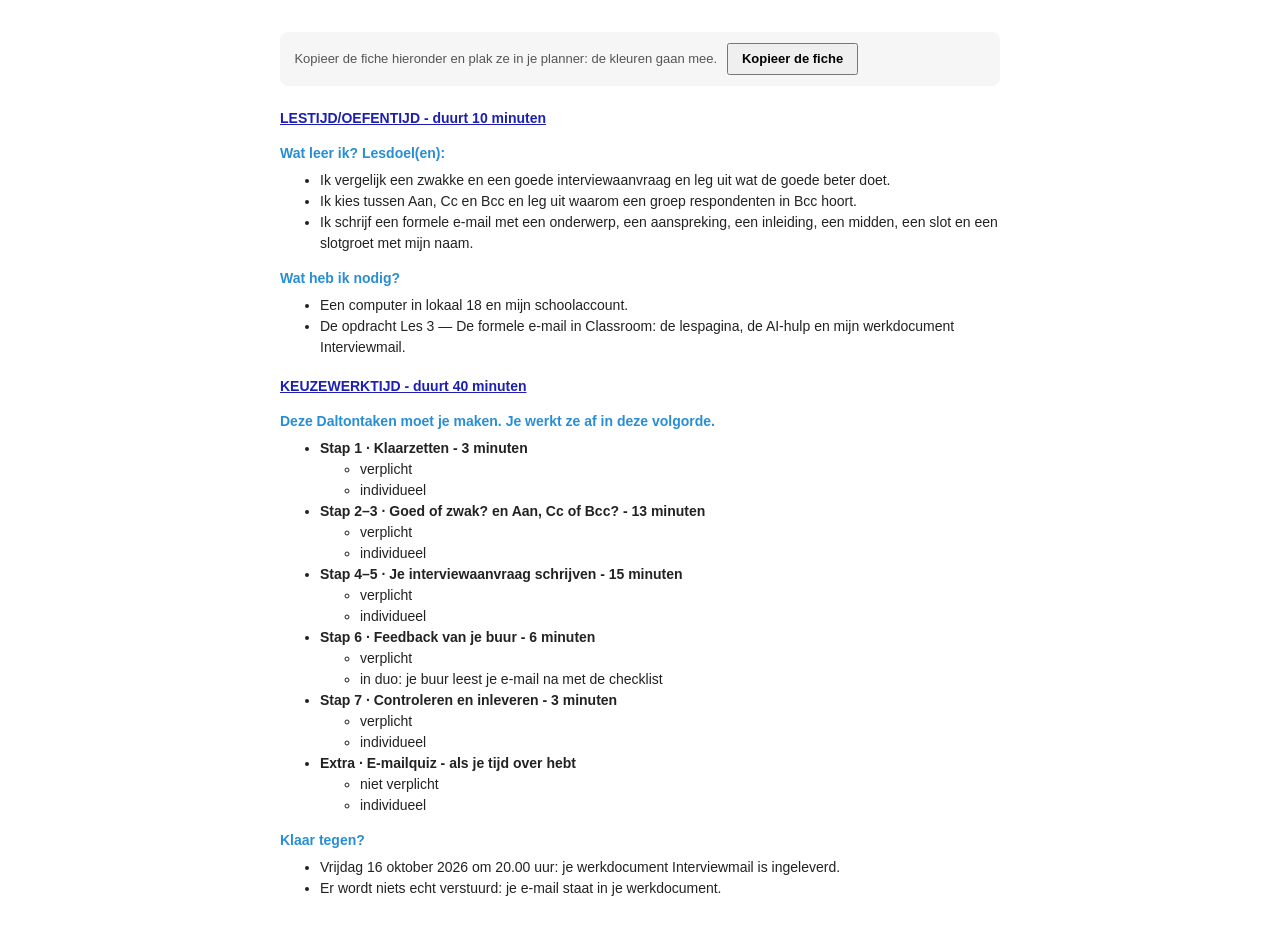
<file: dalton-lesfiche.html>
<!DOCTYPE html>
<html lang="nl-BE">
<head>
<meta charset="UTF-8">
<meta name="viewport" content="width=device-width, initial-scale=1">
<title>Dalton-lesfiche · 3MWWE · Les 3 — De formele e-mail</title>
<!--
  Dalton-lesfiche voor de leerlingen, in de kleurcode van het Dalton-sjabloon:
    tijdsblokken  #1D1FB4  vet + onderlijnd
    tussenkoppen  #288ED4  vet
    tekst         #222222  (taaktitels vet)
  De opmaak staat INLINE, zodat ze meekomt als je kopieert en plakt in je planner.
  Keuzewerktijd = 50 minuten - instructietijd.
-->
<style>
  body { margin: 2rem auto; max-width: 720px; padding: 0 1rem; background: #fff; }
  .uitleg { font: 13px/1.5 Arial, sans-serif; color: #555; background: #f6f6f6; border-radius: 8px; padding: .7rem .9rem; margin-bottom: 1.4rem; }
  .uitleg button { font: inherit; font-weight: bold; margin-left: .4rem; padding: .25rem .8rem; cursor: pointer; }
</style>
</head>
<body>

<p class="uitleg">Kopieer de fiche hieronder en plak ze in je planner: de kleuren gaan mee.
  <button type="button" id="kopieer">Kopieer de fiche</button> <span id="gemeld"></span></p>

<div id="fiche" style="font-family: 'Open Sans', Arial, sans-serif; font-size: 14px; line-height: 1.5; color: #222222;">
  <p style="margin: 0 0 14px;"><span style="color: #1D1FB4; font-weight: bold; text-decoration: underline;">LESTIJD/OEFENTIJD - duurt 10 minuten</span></p>

  <p style="margin: 0 0 6px; color: #288ED4; font-weight: bold;">Wat leer ik? Lesdoel(en):</p>
  <ul style="margin: 0 0 14px; list-style-type: disc;">
    <li>Ik vergelijk een zwakke en een goede interviewaanvraag en leg uit wat de goede beter doet.</li>
    <li>Ik kies tussen Aan, Cc en Bcc en leg uit waarom een groep respondenten in Bcc hoort.</li>
    <li>Ik schrijf een formele e-mail met een onderwerp, een aanspreking, een inleiding, een midden, een slot en een slotgroet met mijn naam.</li>
  </ul>

  <p style="margin: 0 0 6px; color: #288ED4; font-weight: bold;">Wat heb ik nodig?</p>
  <ul style="margin: 0 0 18px; list-style-type: disc;">
    <li>Een computer in lokaal 18 en mijn schoolaccount.</li>
    <li>De opdracht Les 3 — De formele e-mail in Classroom: de lespagina, de AI-hulp en mijn werkdocument Interviewmail.</li>
  </ul>

  <p style="margin: 0 0 14px;"><span style="color: #1D1FB4; font-weight: bold; text-decoration: underline;">KEUZEWERKTIJD - duurt 40 minuten</span></p>

  <p style="margin: 0 0 6px; color: #288ED4; font-weight: bold;">Deze Daltontaken moet je maken. Je werkt ze af in deze volgorde.</p>
  <ul style="margin: 0 0 14px; list-style-type: disc;">
    <li><strong>Stap 1 · Klaarzetten - 3 minuten</strong>
      <ul style="list-style-type: circle;"><li>verplicht</li><li>individueel</li></ul></li>
    <li><strong>Stap 2–3 · Goed of zwak? en Aan, Cc of Bcc? - 13 minuten</strong>
      <ul style="list-style-type: circle;"><li>verplicht</li><li>individueel</li></ul></li>
    <li><strong>Stap 4–5 · Je interviewaanvraag schrijven - 15 minuten</strong>
      <ul style="list-style-type: circle;"><li>verplicht</li><li>individueel</li></ul></li>
    <li><strong>Stap 6 · Feedback van je buur - 6 minuten</strong>
      <ul style="list-style-type: circle;"><li>verplicht</li><li>in duo: je buur leest je e-mail na met de checklist</li></ul></li>
    <li><strong>Stap 7 · Controleren en inleveren - 3 minuten</strong>
      <ul style="list-style-type: circle;"><li>verplicht</li><li>individueel</li></ul></li>
    <li><strong>Extra · E-mailquiz - als je tijd over hebt</strong>
      <ul style="list-style-type: circle;"><li>niet verplicht</li><li>individueel</li></ul></li>
  </ul>

  <p style="margin: 0 0 6px; color: #288ED4; font-weight: bold;">Klaar tegen?</p>
  <ul style="margin: 0; list-style-type: disc;">
    <li>Vrijdag 16 oktober 2026 om 20.00 uur: je werkdocument Interviewmail is ingeleverd.</li>
    <li>Er wordt niets echt verstuurd: je e-mail staat in je werkdocument.</li>
  </ul>
</div>

<script>
  // Kopieert de fiche MET opmaak (kleuren, vet, onderlijnd) naar het klembord.
  // 1) moderne klembordfunctie met HTML, 2) oudere manier, 3) anders: fiche selecteren.
  var knop = document.getElementById('kopieer'), melding = document.getElementById('gemeld');
  var fiche = document.getElementById('fiche');
  function selecteer() {
    var bereik = document.createRange(); bereik.selectNodeContents(fiche);
    var sel = window.getSelection(); sel.removeAllRanges(); sel.addRange(bereik);
  }
  function oudeManier() {
    selecteer();
    var gelukt = false;
    try { gelukt = document.execCommand('copy'); } catch (e) { gelukt = false; }
    melding.textContent = gelukt ? 'Gekopieerd. Plak het in je planner.'
                                 : 'De fiche is geselecteerd: druk nu op Cmd + C (of Ctrl + C).';
  }
  knop.addEventListener('click', function () {
    if (navigator.clipboard && window.ClipboardItem) {
      var item = new ClipboardItem({
        'text/html': new Blob([fiche.outerHTML], { type: 'text/html' }),
        'text/plain': new Blob([fiche.innerText], { type: 'text/plain' })
      });
      navigator.clipboard.write([item]).then(function () {
        melding.textContent = 'Gekopieerd. Plak het in je planner.';
      }, oudeManier);
    } else {
      oudeManier();
    }
  });
</script>
</body>
</html>
</file>
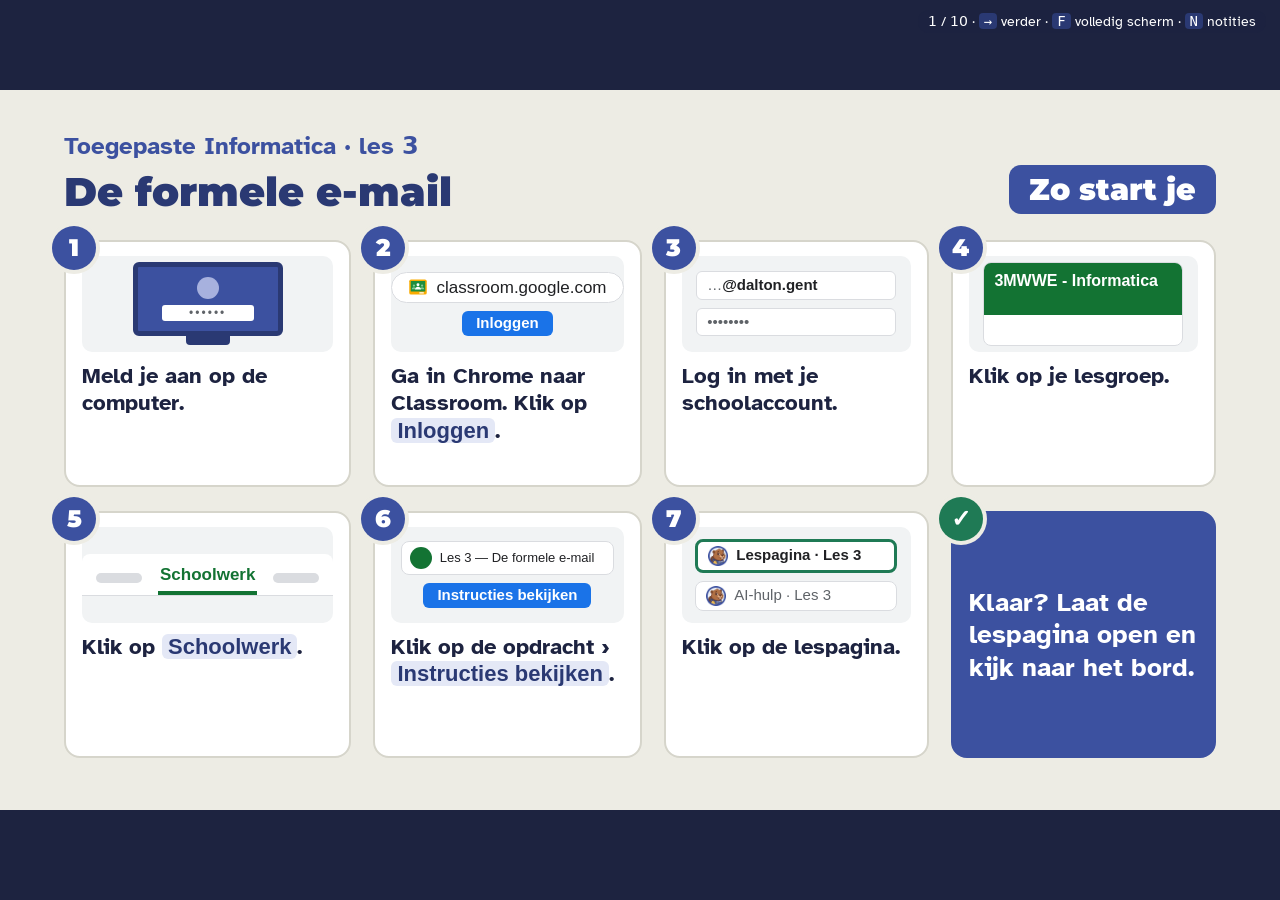
<file: presentatie.html>
<!DOCTYPE html>
<html lang="nl-BE">
<head>
  <meta charset="UTF-8">
  <meta name="viewport" content="width=device-width, initial-scale=1">
  <title>De formele e-mail · dia's · Onderzoekslabo</title>
  <link rel="icon" href="assets/onderzoekslabo-icon.svg" type="image/svg+xml">
  <link rel="stylesheet" href="css/slides.css">
  <style>
    .klok { font-size: 22px; color: #4D5573; }
    .compact .two { flex: 0 0 auto; }
    .compact .panel p { margin-bottom: 10px; }
    .compact .panel p:last-child { margin-bottom: 0; }
    .steps2 { columns: 2; column-gap: 40px; margin: 0; }
    .steps2 li { font-size: 25px; margin-bottom: 6px; break-inside: avoid; }
    .steps1 { margin: 0; padding-left: 1.2em; }
    .steps1 li { font-size: 27px; margin-bottom: 9px; }
    .steps1 li:last-child { margin-bottom: 0; }
    .qcol .opt { font-size: 26px; padding: 10px 18px; }
    /* Een nagemaakt venster "Nieuw bericht" (dia 4 en 6) */
    .venster { background: #fff; border: 2px solid #C4C7C5; border-radius: 14px 14px 8px 8px; overflow: hidden; font-family: Arial, sans-serif; color: #202124; box-shadow: 0 8px 24px rgba(29,35,64,.15); }
    .venster .vk { background: #F2F6FC; font-weight: 700; font-size: 20px; padding: 8px 18px; }
    .venster .vv { display: flex; gap: 16px; border-bottom: 1px solid #E3E3E3; padding: 7px 18px; font-size: 20px; }
    .venster .vv span:first-child { color: #5F6368; width: 110px; flex-shrink: 0; }
    .venster .vt { padding: 12px 18px 6px; font-size: 20px; }
    .venster .vt p { font-size: 20px; margin: 0 0 12px; line-height: 1.35; }
    .venster .lijn { display: block; height: 10px; border-radius: 5px; background: #E1E3EC; margin: 0 0 10px; }
    .venster .vf { padding: 4px 18px 14px; }
    .venster .verz { display: inline-block; background: #0B57D0; color: #fff; font-weight: 700; font-size: 18px; border-radius: 99px; padding: 5px 20px; }
    .leeg { color: #A0372A; font-style: italic; }
    /* dia 4: zes delen, met labels die één voor één verschijnen */
    .delen { display: grid; grid-template-columns: 1fr 400px; gap: 30px; flex: 1; min-height: 0; align-items: start; }
    .labels { list-style: none; padding: 0 !important; margin: 0; counter-reset: d; }
    .labels li { counter-increment: d; font-size: 24px; line-height: 1.2; margin: 0 0 9px; display: flex; align-items: center; gap: 14px; }
    .labels li::before { content: counter(d); width: 38px; height: 38px; flex-shrink: 0; border-radius: 50%; background: var(--navy); color: #fff; font-family: "Montserrat", Arial, sans-serif; font-weight: 900; font-size: 20px; display: grid; place-items: center; }
    /* dia 5: twee tabbladen */
    .tabbalk { display: flex; gap: 6px; background: #DEE1E6; border-radius: 14px 14px 0 0; padding: 10px 12px 0; font-family: Arial, sans-serif; }
    .tabbalk span { background: #F1F3F4; border-radius: 10px 10px 0 0; padding: 10px 22px; font-size: 21px; color: #3C4043; }
    .tabbalk span.aan { background: #fff; font-weight: 700; color: #202124; }
    .tabonder { background: #fff; border: 2px solid #DEE1E6; border-top: 0; border-radius: 0 0 14px 14px; height: 40px; }
    .uitleg3 { display: grid; grid-template-columns: repeat(3, 1fr); gap: 22px; margin-top: 26px; }
    .uitleg3 .panel { font-size: 24px; line-height: 1.35; }
    .uitleg3 .panel b { display: block; font-family: "Montserrat", Arial, sans-serif; color: var(--navy-deep); font-size: 26px; margin-bottom: 6px; }
    .rij1 { display: grid; grid-template-columns: 1fr 1fr; gap: 22px; margin-top: 18px; }
    .rij1 .panel { font-size: 24px; }
    /* dia 6: twee kleine vensters naast elkaar */
    .twee { display: grid; grid-template-columns: 1fr 1fr; gap: 22px; align-items: start; }
    .twee .venster .vv { font-size: 19px; padding: 6px 16px; }
    .twee .venster .vv span:first-child { width: 96px; }
    .twee .venster .vk { font-size: 19px; padding: 6px 16px; }
    .twee .wie { font-family: "Montserrat", Arial, sans-serif; font-weight: 800; font-size: 24px; color: var(--navy-deep); margin: 0 0 6px; }
    .vast5 { font-size: 26px; line-height: 1.5; }
  </style>
</head>
<body>
<div class="hud"><span id="counter"></span> · <kbd>→</kbd> verder · <kbd>F</kbd> volledig scherm · <kbd>N</kbd> notities</div>
<div class="deck"><div class="stage">

<!-- 1 · vaste startdia -->
<section class="slide start">
  <div class="start-kop">
    <div>
      <p class="kicker">Toegepaste Informatica · les 3</p>
      <h1>De formele e-mail</h1>
    </div>
    <span class="start-zo">Zo start je</span>
  </div>
  <ol class="startroute">
    <li><div class="sr-beeld"><div class="pc-scherm"><span class="pc-avatar"></span><span class="pc-veld">••••••</span></div><div class="pc-voet"></div></div><span class="sr-tekst">Meld je aan op de computer.</span></li>
    <li><div class="sr-beeld"><span class="url-balk"><img class="logo" src="assets/logos/classroom.svg" alt="">classroom.google.com</span><span class="url-knop">Inloggen</span></div><span class="sr-tekst">Ga in Chrome naar Classroom. Klik op <span class="knop">Inloggen</span>.</span></li>
    <li><div class="sr-beeld"><span class="login-veld">…<b>@dalton.gent</b></span><span class="login-veld">••••••••</span></div><span class="sr-tekst">Log in met je schoolaccount.</span></li>
    <li><div class="sr-beeld"><div class="lesgroep"><span class="lesgroep-kop">3MWWE - Informatica</span></div></div><span class="sr-tekst">Klik op je lesgroep.</span></li>
    <li><div class="sr-beeld"><div class="tabs"><span class="tab-grijs"></span><span class="tab-aan">Schoolwerk</span><span class="tab-grijs"></span></div></div><span class="sr-tekst">Klik op <span class="knop">Schoolwerk</span>.</span></li>
    <li><div class="sr-beeld"><span class="opdr-rij"><span class="opdr-ic"></span>Les 3 — De formele e-mail</span><span class="opdr-link">Instructies bekijken</span></div><span class="sr-tekst">Klik op de opdracht › <span class="knop">Instructies bekijken</span>.</span></li>
    <li><div class="sr-beeld"><span class="bijl-chip aan"><img class="logo" src="assets/logos/lespagina.webp" alt="">Lespagina · Les 3</span><span class="bijl-chip"><img class="logo" src="assets/logos/lespagina.webp" alt="">AI-hulp · Les 3</span></div><span class="sr-tekst">Klik op de lespagina.</span></li>
    <li class="klaar">Klaar? Laat de lespagina open en kijk naar het bord.</li>
  </ol>
  <template class="note">
    <p><strong>Instructie, 0–2'. De vaste startdia</strong> (elke les dezelfde, voor alle klassen). Laat ze op het bord staan terwijl de leerlingen aanmelden.</p>
    <p>Het <strong>wachtwoord van de computers</strong> staat niet op de dia: de dia's staan openbaar online. Zeg het, of schrijf het op het bord.</p>
    <p>Ga verder als de meesten de lespagina open hebben. Wie vastzit bij stap 4 tot 6: wijs de tegel aan, en help daarna, niet ervoor.</p>
  </template>
</section>

<!-- 2 -->
<section class="slide met-mascotte" data-answer>
  <img class="mascotte" src="assets/mascotte/dalton_denken.webp" alt="" width="240" height="240">
  <p class="kicker">Lesstart · 2 minuten</p>
  <h2>Weet je het nog?</h2>
  <div class="qcol">
    <p style="font-size:30px;font-weight:700;margin:0 0 8px">Waarom heette het bestand <em>interview_respondent-02</em> en niet <em>interview Amina</em>?</p>
    <div class="opts">
      <div class="opt"><span class="n">A</span>Omdat de naam dan korter was</div>
      <div class="opt right"><span class="n">B</span>Omdat een naam een persoonsgegeven is</div>
      <div class="opt"><span class="n">C</span>Omdat Drive geen namen toelaat</div>
    </div>
  </div>
  <p class="answer">Een naam is een persoonsgegeven. Vandaag ook: een e-mailadres.</p>
  <template class="note">
    <p><strong>Lesstart (2'), ophalen uit les 2.</strong> Iedereen antwoordt tegelijk met vingers: 1, 2 of 3 vingers voor A, B of C. Druk daarna op → voor het antwoord.</p>
    <p>Bouw de brug: <em>"Een naam is een persoonsgegeven. Een e-mailadres ook. Straks zie je wat dat betekent als je veel mensen tegelijk mailt."</em></p>
  </template>
</section>

<!-- 3 -->
<section class="slide met-mascotte">
  <img class="mascotte" src="assets/mascotte/dalton_wijzen_links.webp" alt="" width="240" height="240">
  <p class="kicker">Ik doe · dia 1 van 4</p>
  <h2>Wat kan je straks?</h2>
  <ul class="rules">
    <li>Je <strong>vergelijkt</strong> een zwakke en een goede interviewaanvraag.</li>
    <li>Je kiest tussen <strong>Aan</strong>, <strong>Cc</strong> en <strong>Bcc</strong>.</li>
    <li>Je schrijft zelf een <strong>formele e-mail</strong>, van onderwerp tot handtekening.</li>
  </ul>
  <p class="klok" style="margin-top:8px">Vandaag geen Gmail: je schrijft in je werkdocument, in een venster dat eruitziet als Gmail.</p>
  <template class="note"><p><strong>Ik doe, 0'30".</strong> Lesdoel voorlezen, niet toelichten. Zeg dat er niets echt verstuurd wordt: ze leveren het werkdocument in.</p></template>
</section>

<!-- 4 -->
<section class="slide">
  <img class="sfeer" src="assets/beelden/delantaarn.webp" alt="" width="583" height="600">
  <p class="kicker">Ik doe · dia 2 van 4 · het eindproduct</p>
  <h2>Een e-mail in acht delen</h2>
  <div class="delen">
    <div class="venster">
      <div class="vk">Nieuw bericht</div>
      <div class="vv"><span>Aan</span><span>hanne.declercq@delantaarn.example</span></div>
      <div class="vv"><span>Cc</span><span>ines.coppens@onderzoekslabo.example</span></div>
      <div class="vv"><span>Onderwerp</span><span>Vraag om een interview over …</span></div>
      <div class="vt">
        <p>Beste mevrouw De Clercq,</p>
        <span class="lijn" style="width:92%"></span>
        <span class="lijn" style="width:84%"></span>
        <span class="lijn" style="width:64%"></span>
        <span class="lijn" style="width:30%"></span>
        <p style="margin-top:12px">Met vriendelijke groeten,</p>
        <span class="lijn" style="width:38%"></span>
        <span class="lijn" style="width:30%"></span>
      </div>
      <div class="vf"><span class="verz">Verzenden</span></div>
    </div>
    <ol class="labels">
      <li class="reveal-item"><span><strong>Ontvangers</strong>: Aan en Cc</span></li>
      <li class="reveal-item"><span><strong>Onderwerp</strong>: waarover, van wie?</span></li>
      <li class="reveal-item"><span><strong>Aanspreking</strong> met een komma</span></li>
      <li class="reveal-item"><span><strong>Inleiding</strong>: wie, namens wie</span></li>
      <li class="reveal-item"><span><strong>Midden</strong>: je vraag</span></li>
      <li class="reveal-item"><span><strong>Slot</strong>: tegen wanneer</span></li>
      <li class="reveal-item"><span><strong>Slotgroet</strong></span></li>
      <li class="reveal-item"><span><strong>Handtekening</strong></span></li>
    </ol>
  </div>
  <template class="note">
    <p><strong>Ik doe, 1'30". Het eindproduct.</strong> Wijs elk deel aan in het venster en druk telkens op → voor het label.</p>
    <p>Bij Cc: <em>"Je onderzoeksbegeleider leest mee, maar moet niets doen."</em> Bij de aanspreking: <em>"Je kent haar niet. Dus geen voornaam, en u in plaats van je."</em></p>
    <p>Inleiding, midden en slot toon je niet uitgewerkt: dat schrijven ze zelf, met het bouwplan van stap 5.</p>
  </template>
</section>

<!-- 5 -->
<section class="slide">
  <p class="kicker">Ik doe · dia 3 van 4 · demo</p>
  <h2>Aan, Cc of Bcc?</h2>
  <div class="uitleg3">
    <div class="panel reveal-item"><b>Aan</b>Mevrouw De Clercq. Zij moet antwoorden.</div>
    <div class="panel reveal-item"><b>Cc</b>Mevrouw Coppens, je begeleider. Zij leest mee en moet niets doen.</div>
    <div class="panel reveal-item"><b>Bcc</b>De 24 leerlingen van je enquête. Ze mogen elkaars adres niet zien.</div>
  </div>
  <p class="reveal-item" style="margin-top:26px;font-size:27px"><strong>Waar typ je dat?</strong> In <em>Interviewmail</em>, deel 3, in het venster <em>Nieuw bericht</em>.</p>
  <p class="reveal-item" style="margin-top:6px;font-size:27px"><strong>Waarom Bcc?</strong> Een e-mailadres is een persoonsgegeven, zoals <em>respondent-02</em> in les 2.</p>
  <template class="note">
    <p><strong>Ik doe, 2' — voordoen in je eigen browser</strong> (je eigen kopie van Interviewmail: zie README, klaarzetten).</p>
    <ol>
      <li>Druk op → voor elk vak. Vraag telkens: <em>"Moet deze persoon antwoorden? Mag hij de andere adressen zien?"</em></li>
      <li>Toon in je eigen kopie van Interviewmail deel 3: klik in het vak naast <em>Aan</em> en typ één letter. <em>"Zo schrijf je in het venster."</em> Wis de letter.</li>
      <li>Brug naar de lesstart: <em>"Een naam is een persoonsgegeven. Een e-mailadres ook. Zet je 24 adressen in Cc, dan ziet elke leerling de 23 andere."</em></li>
    </ol>
    <p>Vraag 1 in deel 2 (<em>Waarom zet je de 24 leerlingen niet in Cc?</em>) laat je de leerlingen zelf beantwoorden.</p>
  </template>
</section>

<!-- 6 -->
<section class="slide compact met-mascotte">
  <img class="mascotte" src="assets/mascotte/dalton_letop.webp" alt="" width="240" height="240">
  <p class="kicker">Ik doe · dia 4 van 4 · demo</p>
  <h2>Fout 1 doen we samen</h2>
  <div class="twee">
    <div>
      <p class="wie">Senne</p>
      <div class="venster">
        <div class="vv"><span>Aan</span><span>hanne.declercq@…</span></div>
        <div class="vv"><span>Onderwerp</span><span class="leeg">vraagje</span></div>
      </div>
    </div>
    <div>
      <p class="wie">Noor</p>
      <div class="venster">
        <div class="vv"><span>Aan</span><span>bram.willems@…</span></div>
        <div class="vv"><span>Onderwerp</span><span>Vraag om een interview over groepschats – Onderzoekslabo</span></div>
      </div>
    </div>
  </div>
  <div class="rij1">
    <div class="panel reveal-item"><strong>Senne</strong><br>Bij <em>vraagje</em> weet je niet waarover het gaat.</div>
    <div class="panel reveal-item"><strong>Noor</strong><br>Je ziet waarover (een interview over groepschats) en van wie (Onderzoekslabo).</div>
  </div>
  <template class="note">
    <p><strong>Ik doe, 1'30" — hardop denkend.</strong> <em>"Mevrouw De Clercq krijgt veel e-mails. Wat ziet ze eerst? Het onderwerp. Bij Senne: vraagje. Waarover? Geen idee. Bij Noor weet ze het al voor ze opent."</em> Druk op → en nog eens →.</p>
    <p>Zeg: <em>"Dit staat al ingevuld in rij 1 van deel 1. Rij 2 tot 6 doe je zelf. Kijk naar de opbouw van Noors e-mail, niet naar haar zinnen: zij schrijft over een ander onderzoek aan iemand anders."</em></p>
    <p>Benoem de andere verschillen <strong>niet</strong>: dat is stap 2.</p>
  </template>
</section>

<!-- 7 · controle (sinds 11-10-2026) -->
<section class="slide" data-answer>
  <p class="kicker">Controle · iedereen antwoordt</p>
  <h2>Waar zet je je begeleider?</h2>
  <div class="qcol">
    <p style="font-size:30px;font-weight:700;margin:0 0 8px">Mevrouw Coppens leest mee, maar moet niets doen.</p>
    <div class="opts">
      <div class="opt"><span class="n">A</span>In Aan</div>
      <div class="opt right"><span class="n">B</span>In Cc</div>
      <div class="opt"><span class="n">C</span>In Bcc</div>
    </div>
  </div>
  <p class="answer">In Cc. In Aan staat alleen wie moet antwoorden: mevrouw De Clercq.</p>
  <template class="note">
    <p><strong>Controle (1'). Iedereen antwoordt tegelijk</strong>: 1, 2 of 3 vingers voor A, B of C. Kijk rond en onthoud wie A of C toont.</p>
    <p>Wie A kiest: <em>"Moet mevrouw Coppens antwoorden?"</em> Wie C kiest: <em>"Mag mevrouw De Clercq weten dat je begeleider meeleest?"</em></p>
    <p>Druk op → voor het antwoord. Wie fout had, komt zo meteen 3 tot 5 minuten bij je.</p>
  </template>
</section>

<!-- 8 · samen stap 1 (sinds 11-10-2026) -->
<section class="slide">
  <p class="kicker">Samen · 3 minuten</p>
  <h2>Iedereen doet stap 1</h2>
  <div class="panel">
    <ol class="steps1">
      <li>Open de lespagina. Klik op <strong>Stap 1 · Klaarzetten</strong>.</li>
      <li>Open <strong>Interviewmail</strong>. Lees het kader <em>Je onderzoek</em>.</li>
      <li>Klaar? Steek je <strong>duim</strong> op.</li>
    </ol>
  </div>
  <template class="note">
    <p><strong>Samen (3').</strong> Iedereen doet stap 1 tegelijk. Loop rond en kijk naar de schermen: lespagina en Interviewmail open, in twee tabbladen, en het kader <em>Je onderzoek</em> in beeld?</p>
    <p>Duim op bij de meesten: ga naar de volgende dia. Wie op de controlevraag fout had of hier vastloopt, blijft 3 tot 5 minuten bij je. De rest begint aan stap 2.</p>
    <p><strong>Nieuw op de lespagina</strong>: bovenaan elke stap staat <em>Stap voor stap</em> / <em>Kort</em>. Zeg één zin: <em>"Weet je niet hoe het moet? Laat Stap voor stap aan, dan zie je elk klein stapje met een beeld. Kan je het al? Kies Kort."</em></p>
  </template>
</section>

<!-- 9 -->
<section class="slide compact met-mascotte">
  <img class="mascotte" src="assets/mascotte/dalton_laptop.webp" alt="" width="240" height="240">
  <p class="kicker">Keuzewerktijd · <span class="eindtijd">40 minuten</span></p>
  <h2>Zo werk je verder</h2>
  <div class="two" style="grid-template-columns: 1.5fr 1fr; gap: 24px">
    <div>
      <ol class="steps1 kloklijst" data-lesmomenten="2026-10-15/14.35/15.25/3MWWE/8" data-beltijden="8.25-9.15 9.15-10.05 10.25-11.15 11.15-12.05 12.05-12.55 13.45-14.35 14.35-15.25 15.25-16.15 16.15-17.05">
        <li data-min="3" data-samen>Klaarzetten <span class="klok tijd">samen &#10003;</span></li>
        <li data-min="8">Goed of zwak? <span class="klok tijd">8'</span></li>
        <li data-min="5">Aan, Cc of Bcc? <span class="klok tijd">5'</span></li>
        <li data-min="5">Het begin van je e-mail <span class="klok tijd">5'</span></li>
        <li data-min="10">Inleiding, midden en slot <span class="klok tijd">10'</span></li>
        <li data-min="6">Feedback van je buur <span class="klok tijd">6'</span></li>
        <li data-min="3">Controleren en inleveren <span class="klok tijd">3'</span></li>
      </ol>
    </div>
    <div class="panel navy">
      <p style="font-size:25px"><strong>Vast?</strong></p>
      <p class="vast5" style="font-size:25px">1. <em>Toon stapjes</em><br>2. Je buur<br>3. AI-hulp<br>4. Ik</p>
      <p style="margin-top:14px;font-size:22px">Vink af in de <strong>checklist</strong>.</p>
    </div>
  </div>
  <p class="klok" style="margin-top:14px;font-size:23px">
    <strong>Alles staat in de opdracht in <span class="met-logo"><img class="logo" src="assets/logos/classroom.svg" alt="">Google Classroom</span></strong> <em>Les 3 — De formele e-mail</em>: de lespagina, de AI-hulp en rechts onder <em>Jouw werk</em> je werkdocument Interviewmail. Je levert je <strong>werkdocument</strong> in.<br>Adres: jonasdaltongent.github.io/Interviewmail-Labo/<!-- PAS AAN --></p>
  <template class="note">
    <p><strong>Keuzewerktijd, 40'.</strong> Laat deze dia staan zolang ze werken. <strong>De kloktijden</strong> komen uit de planning: buiten de les toont de dia de uren van het geplande lesmoment (met de dag erbij); tijdens dat lesmoment rekent ze vanaf nu tot de bel, min 1 minuut voor de exitvraag. Te vroeg getoond, of geef je de les op een ander uur? Druk op <strong>T</strong>: dan rekent de dia vanaf nu tot de bel.</p>
    <p>Eerste rondgang (stap 2): is iedereen aan rij 2 van deel 1 begonnen? Wie nog geen twee tabbladen open heeft (lespagina en Interviewmail), eerst dat.</p>
    <p><strong>Inleveren pas na de zelftest</strong>: in stap 7 verschijnt <em>Wat moet je doen?</em> (checklist, deel 5, inleveren) pas als de drie vragen bovenaan alle drie juist zijn. Vraagt iemand hoe hij moet inleveren? <em>"Wat staat er onder de drie vragen in stap 7?"</em></p>
    <p>Tweede rondgang (stap 4–5): Aan en Cc juist overgetypt, Bcc leeg? <em>u</em> in plaats van <em>je</em>? Laat wie klaar is met stap 5 al een buur zoeken voor stap 6. Vraag bij het meelezen: <em>"Lees je midden luidop: weet mevrouw De Clercq nu wanneer en hoe lang?"</em></p>
    <p>Oneven aantal in stap 6: een groepje van drie, of lees zelf mee.</p>
    <p><strong>Vergeet niet</strong> het adres op deze dia aan te passen als de repository anders heet.</p>
  </template>
</section>

<!-- 10 -->
<section class="slide met-casus" data-answer>
  <figure class="casus"><img src="assets/beelden/declercq.webp" alt="Tekening: mevrouw De Clercq zit aan haar bureau en leest een e-mail op haar laptop." width="800" height="706"><figcaption>Gemaakt met AI</figcaption></figure>
  <p class="kicker">Afsluiten · laatste minuut</p>
  <h2>Mevrouw De Clercq leest je e-mail</h2>
  <p style="font-size:34px;font-weight:700;margin-top:10px">Welke twee dingen moet ze zeker weten?</p>
  <p class="answer" style="font-size:30px">Wat je vraagt (een interview van 20 minuten op een van de twee momenten) en tegen wanneer je een antwoord nodig hebt.</p>
  <p style="margin-top:40px">Volgende les, <strong>donderdag 22 oktober</strong>: een boodschap ontleden met het communicatiemodel.</p>
  <template class="note">
    <p><strong>Afsluiting, laatste minuut van de keuzewerktijd.</strong> Twee of drie leerlingen antwoorden; druk dan op → voor het antwoord. Dezelfde vraag staat in deel 5 van het werkdocument.</p>
    <p>Zeg mondeling dat wie niet klaar is, toch inlevert.</p>
  </template>
</section>

</div></div>
<div class="notes" id="notes"></div>
<script src="js/slides.js"></script>
</body>
</html>
</file>
<file: css/style.css>
/* ==========================================================================
   Les 3 · De formele e-mail (Onderzoekslabo Jongeren & Welzijn) — leerlingentool
   Toegepaste Informatica · 2de graad Maatschappij- en welzijnswetenschappen
   (doorstroomfinaliteit) · GO! Dalton Gent · 3MWWE
   Uit _sjablonen/lespakket (10-10-2026): met de startpagina "Wat heb je nodig?", de rij "Vast?",
   de AI-hulp (verborgen tot data-ai-hulp="aan"), het e-mailvenster en de mascotte.

   Opbouw naar het voorbeeld van PedalPro (rustig, één ding tegelijk):
     links   de route (stappenlijst, altijd zichtbaar)
     midden  één stap: titel · één zin · wat moet je doen · één tip · klaar als
     rechts  de checklist met concrete taken (altijd zichtbaar)
   Op een half scherm (< 900 px) staat alles onder elkaar en toont de checklist
   alleen de taken van de stap waarin je zit.

   Huisstijl: Dalton-kleuren. Geen externe bestanden: lettertypes staan in
   assets/fonts (OFL-licentie), pictogrammen staan als SVG in index.html.
   ========================================================================== */

@font-face { font-family: "Atkinson"; src: url("../assets/fonts/atkinson-regular.woff2") format("woff2"); font-weight: 400; font-style: normal; font-display: swap; }
@font-face { font-family: "Atkinson"; src: url("../assets/fonts/atkinson-bold.woff2") format("woff2"); font-weight: 700; font-style: normal; font-display: swap; }
@font-face { font-family: "Atkinson"; src: url("../assets/fonts/atkinson-italic.woff2") format("woff2"); font-weight: 400; font-style: italic; font-display: swap; }
/* Atkinson tekent de nul met een schuine streep (lijkt op Ø). Cijfers daarom uit een systeemlettertype. */
@font-face { font-family: "Atkinson"; src: local("Segoe UI"), local("SegoeUI"), local("Arial"), local("Helvetica"), local("Roboto"); font-weight: 400; unicode-range: U+0030-0039; }
@font-face { font-family: "Atkinson"; src: local("Segoe UI Bold"), local("SegoeUI-Bold"), local("Arial Bold"), local("Arial-BoldMT"), local("Helvetica Bold"), local("Roboto Bold"); font-weight: 700; unicode-range: U+0030-0039; }
/* ook schuin: anders wordt "16.30 uur" in een cursief citaat 16.3Ø (MW les 4, 13-10-2026) */
@font-face { font-family: "Atkinson"; src: local("Segoe UI Italic"), local("SegoeUI-Italic"), local("Arial Italic"), local("Arial-ItalicMT"), local("Helvetica Oblique"), local("Helvetica-Oblique"), local("Roboto Italic"), local("Roboto-Italic"); font-weight: 400; font-style: italic; unicode-range: U+0030-0039; }
@font-face { font-family: "Montserrat"; src: url("../assets/fonts/montserrat-heavy.woff2") format("woff2"); font-weight: 700 900; font-style: normal; font-display: swap; }

:root {
  /* Dalton Gent-huisstijl */
  --navy: #3C51A0;
  --navy-deep: #2A3973;
  --peri: #A7B1DE;
  --peri-soft: #EEF0F9;
  --blush: #FCD6CF;
  --blush-soft: #FEF3F0;
  --paper: #FFFFFF;
  --bg: #F4F5F9;

  --ink: #1D2340;
  --muted: #545B78;
  --line: #E1E3EC;

  --ok: #1F7A55;
  --ok-soft: #EAF6F0;
  --warn: #A0372A;
  --warn-soft: #FDF1EE;
  --tip: #8A5A00;
  --tip-soft: #FFF7E3;

  --radius: 16px;
  --radius-sm: 10px;
  --shadow: 0 1px 2px rgba(29, 35, 64, .05), 0 6px 20px rgba(29, 35, 64, .06);

  --body: "Atkinson", "Segoe UI", Arial, sans-serif;
  --head: "Montserrat", "Segoe UI", Arial, sans-serif;
  --mono: "Courier New", Consolas, monospace;
}

* { box-sizing: border-box; }
html { -webkit-text-size-adjust: 100%; }
body {
  margin: 0;
  font-family: var(--body);
  font-size: 17px;
  line-height: 1.6;
  color: var(--ink);
  background: var(--bg);
}
h1, h2, h3 { font-family: var(--head); color: var(--navy-deep); line-height: 1.2; margin: 0; }
p { margin: 0 0 .8rem; }
p:last-child { margin-bottom: 0; }
a { color: var(--navy); }
code { font-family: var(--mono); font-size: .92em; background: var(--peri-soft); padding: .05rem .3rem; border-radius: 5px; overflow-wrap: anywhere; }
:focus-visible { outline: 3px solid var(--navy); outline-offset: 2px; border-radius: 6px; }
[hidden] { display: none !important; }

/* Pictogrammen (SVG-symbolen bovenaan index.html) */
.ic { width: 1.15em; height: 1.15em; flex-shrink: 0; fill: none; stroke: currentColor; stroke-width: 2; stroke-linecap: round; stroke-linejoin: round; vertical-align: -.2em; }

/* Knop- en toetsnamen */
.ui { font-weight: 700; color: var(--navy-deep); background: var(--peri-soft); padding: 0 .35rem; border-radius: 5px; white-space: nowrap; }
.key { display: inline-block; font-weight: 700; font-size: .9em; border: 1px solid #C4C7D4; border-bottom-width: 3px; border-radius: 6px; background: #fff; padding: 0 .35rem; white-space: nowrap; }

/* ---------- Kopbalk ---------- */
.topbar { background: var(--paper); border-bottom: 1px solid var(--line); }
.topbar-inner { max-width: 1440px; margin: 0 auto; padding: .7rem 1.2rem; display: flex; align-items: center; gap: 1rem; }
.brand { display: flex; align-items: center; gap: .9rem; text-decoration: none; min-width: 0; }
.brand img { height: 36px; width: auto; display: block; flex-shrink: 0; }
.brand-lesson { font-family: var(--head); font-weight: 800; font-size: 1rem; color: var(--navy-deep); white-space: nowrap; overflow: hidden; text-overflow: ellipsis; padding-left: .9rem; border-left: 1px solid var(--line); }
.topbar-spacer { flex: 1; }
.dalton-mark { height: 30px; width: auto; display: block; }

/* ---------- Drie kolommen ---------- */
.layout {
  max-width: 1440px; margin: 0 auto; padding: 1.25rem 1.2rem 3rem;
  display: grid; grid-template-columns: 250px minmax(0, 1fr) 300px; gap: 1.25rem; align-items: start;
}

/* ---------- Links: de route ---------- */
.route { background: var(--paper); border-radius: var(--radius); box-shadow: var(--shadow); padding: 1rem .75rem; position: sticky; top: 1rem; }
.route-title { font-size: .78rem; font-weight: 700; letter-spacing: .08em; text-transform: uppercase; color: var(--muted); padding: 0 .6rem .5rem; margin: 0; }
.route-group { font-size: .78rem; font-weight: 700; color: var(--navy); background: var(--peri-soft); border-radius: 8px; padding: .3rem .6rem; margin: .8rem .3rem .35rem; }
.nav-btn {
  display: flex; align-items: center; gap: .7rem; width: 100%;
  font: inherit; font-size: .97rem; text-align: left; color: var(--ink);
  background: none; border: 0; border-radius: var(--radius-sm); padding: .5rem .6rem; cursor: pointer;
  position: relative;
}
.nav-btn:hover { background: var(--peri-soft); }
.nav-num {
  width: 1.9rem; height: 1.9rem; border-radius: 50%; flex-shrink: 0;
  display: inline-flex; align-items: center; justify-content: center;
  background: #ECEDF3; color: var(--muted); font-weight: 700; font-size: .9rem;
}
.nav-btn[aria-current="step"] { background: var(--peri-soft); font-weight: 700; color: var(--navy-deep); }
.nav-btn[aria-current="step"]::before { content: ""; position: absolute; left: -.75rem; top: .45rem; bottom: .45rem; width: 4px; border-radius: 0 4px 4px 0; background: var(--navy); }
.nav-btn[aria-current="step"] .nav-num { background: var(--navy); color: #fff; }
.nav-btn.done .nav-num { background: var(--ok); color: #fff; }
.nav-btn .nav-check { display: none; }
.nav-btn.done .nav-check { display: block; }
.nav-btn.done .nav-n { display: none; }
.nav-btn.extra .nav-num { background: var(--blush-soft); color: var(--warn); border: 1px dashed #E7A99C; }

/* ---------- Midden: één stap ---------- */
.pane { display: none; }
.pane.active { display: block; }
.card { background: var(--paper); border-radius: var(--radius); box-shadow: var(--shadow); overflow: hidden; }
.card-head { padding: 1.4rem 1.8rem 1.2rem; border-bottom: 1px solid var(--line); background: linear-gradient(180deg, #FBFBFE, #fff); }
.tags { display: flex; flex-wrap: wrap; gap: .45rem; margin-bottom: .65rem; }
.tag { display: inline-flex; align-items: center; gap: .35rem; font-size: .8rem; font-weight: 700; border-radius: 99px; padding: .2rem .7rem; }
.tag-step { background: var(--navy); color: #fff; }
.tag-where { background: var(--peri-soft); color: var(--navy-deep); }
.tag-extra { background: var(--blush); color: var(--warn); }
.card-head h1, .card-head h2 { font-size: 1.55rem; font-weight: 800; }
.card-body { padding: 1.5rem 1.8rem 1.6rem; }

.intro { font-size: 1.05rem; color: var(--muted); margin-bottom: 1.3rem; }

/* "Wat moet je doen?" */
.todo-box { background: #FAFAFD; border: 1px solid var(--line); border-radius: var(--radius-sm); padding: 1.1rem 1.25rem; }
.todo-box h3 { display: flex; align-items: center; gap: .5rem; font-size: 1rem; margin-bottom: .8rem; }
.todo { list-style: none; counter-reset: act; padding: 0; margin: 0; }
.todo > li { counter-increment: act; position: relative; padding-left: 2.4rem; margin-bottom: .85rem; }
.todo > li:last-child { margin-bottom: 0; }
.todo > li::before {
  content: counter(act); position: absolute; left: 0; top: .05rem;
  width: 1.65rem; height: 1.65rem; border-radius: 50%;
  background: var(--navy); color: #fff; font-weight: 700; font-size: .85rem;
  display: flex; align-items: center; justify-content: center;
}
.todo .sub { display: block; color: var(--muted); font-size: .93rem; margin-top: .2rem; }
/* knop naar een bestand in een stap (stap 3: het zip-bestand uit de opdracht), op een eigen regel */
.todo .btn-dl { display: flex; width: fit-content; margin: .45rem 0 .15rem; }

/* Eén tip per stap */
.tip { display: flex; gap: .7rem; align-items: flex-start; background: var(--tip-soft); border-radius: var(--radius-sm); padding: .85rem 1rem; margin-top: 1.1rem; }
.tip .ic { color: var(--tip); margin-top: .15rem; }
.tip.warn { background: var(--warn-soft); }
.tip.warn .ic { color: var(--warn); }

/* Hulp: dichtgeklapt, alleen voor wie het nodig heeft */
.help { margin-top: 1rem; border: 1px solid var(--line); border-radius: var(--radius-sm); }
.help summary { cursor: pointer; padding: .7rem 1rem; font-weight: 700; color: var(--navy); list-style: none; display: flex; align-items: center; gap: .5rem; }
.help summary::-webkit-details-marker { display: none; }
.help summary::after { content: "+"; margin-left: auto; font-size: 1.2rem; line-height: 1; color: var(--muted); }
.help[open] summary::after { content: "–"; }
.help-body { padding: 0 1rem .9rem; }
.help-body > :last-child { margin-bottom: 0; }

/* "Klaar als" */
.result { display: flex; gap: .7rem; align-items: flex-start; background: var(--ok-soft); border-radius: var(--radius-sm); padding: .85rem 1rem; margin: 1.1rem 0 0; }
.result .ic { color: var(--ok); margin-top: .15rem; }

/* Vorige / volgende */
.card-nav { display: flex; justify-content: space-between; gap: .75rem; padding: 1rem 1.8rem 1.4rem; }
.btn {
  display: inline-flex; align-items: center; gap: .4rem;
  font: inherit; font-weight: 700; font-size: .95rem; cursor: pointer; text-decoration: none;
  background: var(--paper); color: var(--navy-deep); border: 2px solid var(--line); border-radius: 99px; padding: .5rem 1.1rem;
}
.btn:hover { border-color: var(--peri); }
.btn-primary { background: var(--navy); border-color: var(--navy); color: #fff; margin-left: auto; }
.btn-primary:hover { background: var(--navy-deep); border-color: var(--navy-deep); }

/* ---------- Rechts: de checklist ---------- */
.checklist { background: var(--paper); border-radius: var(--radius); box-shadow: var(--shadow); position: sticky; top: 1rem; max-height: calc(100vh - 2rem); display: flex; flex-direction: column; overflow: hidden; }
.cl-head { background: var(--navy); color: #fff; padding: 1rem 1.2rem; }
.cl-head h2 { color: #fff; font-size: 1.05rem; margin-bottom: .55rem; }
.cl-bar { height: 8px; background: rgba(255, 255, 255, .25); border-radius: 99px; overflow: hidden; }
.cl-fill { height: 100%; width: 0; background: #fff; border-radius: 99px; transition: width .3s; }
.cl-count { font-size: .85rem; margin: .45rem 0 0; opacity: .9; }
.cl-body { overflow-y: auto; padding: .6rem 1rem 1rem; }
.cl-group { padding: .5rem 0; border-bottom: 1px solid var(--line); }
.cl-group:last-child { border-bottom: 0; }
.cl-group h3 { font-family: var(--body); font-size: .8rem; font-weight: 700; letter-spacing: .04em; text-transform: uppercase; color: var(--muted); margin: .3rem 0 .35rem; }
.cl-group.done h3 { color: var(--ok); }
.cl-group.current h3 { color: var(--navy); }
.cl-item { display: flex; gap: .6rem; align-items: flex-start; padding: .3rem .2rem; border-radius: 8px; cursor: pointer; font-size: .95rem; line-height: 1.4; }
.cl-item:hover { background: var(--peri-soft); }
.cl-item input { width: 20px; height: 20px; margin: .05rem 0 0; accent-color: var(--ok); flex-shrink: 0; cursor: pointer; }
.cl-item input:checked + span { color: var(--muted); text-decoration: line-through; text-decoration-color: rgba(84, 91, 120, .5); }
.cl-foot { padding: .7rem 1rem 1rem; border-top: 1px solid var(--line); display: flex; flex-wrap: wrap; gap: .5rem; align-items: center; }
.cl-foot .btn { font-size: .85rem; padding: .35rem .8rem; }
.cl-note { font-size: .8rem; color: var(--muted); margin: 0; flex-basis: 100%; }
.cl-toggle { display: none; }

/* ---------- Filmpje in Hulp nodig? ---------- */
.help-video { margin: .6rem 0 .8rem; }
.help-video video { width: 100%; max-width: 640px; height: auto; display: block; background: #000;
  border: 1px solid var(--line); border-radius: var(--radius-sm); }
.help-video figcaption { font-size: .88rem; color: var(--muted); margin-top: .3rem; }
/* instructiefilmpje bij een stap: speelt vanzelf, zonder geluid, en herhaalt zich */
.clip { margin: 1rem 0 0; }
.clip video { width: 100%; max-width: 760px; height: auto; display: block; background: #fff;
  border: 1px solid var(--line); border-radius: var(--radius-sm); }
.clip figcaption { font-size: .88rem; color: var(--muted); margin-top: .3rem; }

/* ---------- Startpagina ---------- */
.werkwijze { display: grid; grid-template-columns: repeat(3, minmax(0, 1fr)); gap: .8rem; margin: 0 0 .4rem; }
.werk-tegel { background: #FAFAFD; border: 1px solid var(--line); border-radius: var(--radius-sm); padding: .9rem 1rem; }
.werk-tegel .ic { width: 1.6rem; height: 1.6rem; color: var(--navy); margin-bottom: .35rem; display: block; }
.werk-tegel strong { display: block; color: var(--navy-deep); }
.werk-tegel span { font-size: .92rem; color: var(--muted); }
.werk-tegel.inleveren { background: var(--ok-soft); border-color: #BFE3D1; }
.werk-tegel.inleveren .ic { color: var(--ok); }
.doelen { margin: 0; padding-left: 1.2rem; }
.doelen li { margin-bottom: .3rem; }
.start-cta { text-align: center; margin-top: 1.4rem; }
.start-cta .btn-primary { margin-left: 0; font-size: 1.05rem; padding: .7rem 1.6rem; }
.sec { font-size: 1.02rem; margin: 1.4rem 0 .6rem; }
.sec:first-child { margin-top: 0; }

/* ---------- Theoriekaart ---------- */
.t-grid { display: grid; grid-template-columns: repeat(2, minmax(0, 1fr)); gap: .9rem; }
.t-card { border: 1px solid var(--line); border-radius: var(--radius-sm); padding: 1rem 1.1rem; font-size: .95rem; }
.t-card h3 { display: flex; align-items: center; gap: .55rem; font-size: 1rem; margin-bottom: .55rem; }
.t-card h3 .ic { width: 2rem; height: 2rem; padding: .4rem; border-radius: 9px; background: var(--peri-soft); color: var(--navy); }
.t-card ul { margin: 0; padding-left: 1.1rem; }
.t-card li { margin-bottom: .25rem; }
.t-card li:last-child { margin-bottom: 0; }
.t-card.wide { grid-column: 1 / -1; }
.t-card.warn h3 .ic { background: var(--warn-soft); color: var(--warn); }
.t-rows { width: 100%; border-collapse: collapse; }
.t-rows th, .t-rows td { text-align: left; vertical-align: top; padding: .3rem .4rem .3rem 0; border-bottom: 1px solid var(--line); }
.t-rows tr:last-child th, .t-rows tr:last-child td { border-bottom: 0; }
.t-rows th { white-space: nowrap; padding-right: .8rem; color: var(--navy-deep); }
.t-os { margin: .5rem 0 0; }  /* korte slotregel onder een kaartje */

/* ---------- Mappenboom ---------- */
.tree { font-family: Arial, Helvetica, sans-serif; font-size: .95rem; line-height: 1.75; background: #fff; border: 1px solid var(--line); border-radius: var(--radius-sm); padding: .8rem 1rem; margin: 1rem 0 0; }
.tree ul { list-style: none; margin: 0; padding-left: 1.4rem; border-left: 1px dotted var(--peri); }
.tree > ul { padding-left: 0; border-left: 0; }
.tree .fold::before { content: "📁 "; }
.tree .hint-txt { color: var(--muted); font-size: .86rem; }

/* ---------- Naamkaart ---------- */
.nameplate { border: 2px solid var(--navy); border-radius: var(--radius-sm); overflow: hidden; margin: 0 0 1.2rem; }
.nameplate-head { background: var(--navy); color: #fff; font-weight: 700; padding: .45rem 1rem; font-size: .92rem; }
.nameplate-body { padding: .9rem 1rem; }
.fname { font-family: var(--mono); font-size: 1.02rem; font-weight: 700; display: block; margin-bottom: .6rem; overflow-wrap: anywhere; background: none; padding: 0; }
.fname .d { background: #E4E8F6; padding: 0 .15rem; border-radius: 3px; }
.fname .o { background: #FCD6CF; padding: 0 .15rem; border-radius: 3px; }
.fname .v { background: #DDF1E6; padding: 0 .15rem; border-radius: 3px; }
.legend-name { list-style: none; padding: 0; margin: 0; font-size: .93rem; }
.legend-name li { padding-left: 1.5rem; position: relative; margin-bottom: .2rem; }
.legend-name li::before { content: "■"; position: absolute; left: 0; }
.legend-name li.d::before { color: #A7B1DE; }
.legend-name li.o::before { color: #F2A99C; }
.legend-name li.v::before { color: #9CCFB6; }

/* Kleine tabel in een stap */
.mini { width: 100%; border-collapse: collapse; font-size: .94rem; margin-top: 1rem; }
.mini th, .mini td { text-align: left; vertical-align: top; padding: .4rem .5rem; border-bottom: 1px solid var(--line); }
.mini tr:last-child td { border-bottom: 0; }
.mini th { color: var(--muted); font-size: .85rem; }
.mini td:first-child { font-weight: 700; white-space: nowrap; color: var(--navy-deep); }

/* ---------- Zelftest ---------- */
.quiz { margin: 0 0 1.3rem; }
.quiz-q { margin: 0 0 .8rem; padding: .9rem 1rem; background: #FAFAFD; border: 1px solid var(--line); border-radius: var(--radius-sm); }
.quiz-q > p:first-child { font-weight: 700; margin-bottom: .5rem; }
.opts { display: flex; flex-direction: column; gap: .4rem; }
.quiz-q button { font: inherit; text-align: left; cursor: pointer; background: #fff; border: 2px solid var(--line); border-radius: 8px; padding: .45rem .75rem; }
.quiz-q button:hover { border-color: var(--peri); }
.quiz-q button.right { border-color: var(--ok); background: var(--ok-soft); }
.quiz-q button.wrong { border-color: var(--warn); background: var(--warn-soft); }
.quiz-q .feedback { margin: .5rem 0 0; font-weight: 700; min-height: 1.2em; font-size: .93rem; }

/* ---------- Screenshot-plaatsen ---------- */
figure.shot { margin: 1rem 0 0; display: none; }
figure.shot.loaded { display: block; }
figure.shot img { max-width: 100%; height: auto; border: 1px solid var(--line); border-radius: var(--radius-sm); display: block; }
figure.shot figcaption { font-size: .88rem; color: var(--muted); margin-top: .3rem; }
body.teacher figure.shot:not(.loaded) { display: block; border: 2px dashed #E7A99C; background: var(--blush-soft); border-radius: var(--radius-sm); padding: .7rem .9rem; font-size: .88rem; color: var(--warn); }
.teacher-banner { display: none; }
body.teacher .teacher-banner { display: block; background: #7A2E22; color: #fff; text-align: center; padding: .35rem; font-weight: 700; font-size: .9rem; }

/* ---------- Klaar! ---------- */
.klaar-overlay { position: fixed; inset: 0; background: rgba(29, 35, 64, .45); display: flex; align-items: center; justify-content: center; padding: 1rem; z-index: 50; }
.klaar-card { background: #fff; border-radius: var(--radius); box-shadow: 0 20px 60px rgba(0, 0, 0, .25); max-width: 460px; width: 100%; padding: 1.8rem; text-align: center; }
.klaar-card > .ic { width: 3rem; height: 3rem; color: var(--ok); margin-bottom: .6rem; }
.klaar-card h2 { font-size: 1.4rem; margin-bottom: .6rem; }
.klaar-card .btn { margin-top: 1rem; }

footer.site { max-width: 1440px; margin: 0 auto; padding: 0 1.2rem 2rem; font-size: .85rem; color: var(--muted); }

/* ==========================================================================
   Startpagina: "Wat heb je nodig?" in beelden (sinds 09-10-2026, _afspraken/lespagina.md)
   De beelden zijn tekeningen in HTML en CSS, geen schermafbeeldingen.
   ========================================================================== */
.nodig { list-style: none; counter-reset: nodig; margin: .2rem 0 0; padding: 0; display: grid; grid-template-columns: repeat(3, minmax(0, 1fr)); gap: 1.6rem; }
.nodig-item { counter-increment: nodig; position: relative; display: flex; flex-direction: column; }
.nodig-item::before { content: counter(nodig); position: absolute; top: -.55rem; left: -.55rem; z-index: 1; width: 1.8rem; height: 1.8rem; border-radius: 50%; background: var(--navy); color: #fff; font-weight: 700; font-size: .95rem; display: flex; align-items: center; justify-content: center; box-shadow: 0 0 0 3px #fff; }
.nodig-item.inleveren::before { background: var(--ok); }
.nodig-item + .nodig-item::after { content: "→"; position: absolute; left: -1.3rem; top: 3.4rem; color: var(--navy); font-size: 1.2rem; font-weight: 700; line-height: 1; }
.nodig-naam { font-weight: 700; color: var(--navy-deep); margin: .65rem 0 .1rem; line-height: 1.3; }
.nodig-uitleg { font-size: .93rem; color: var(--muted); margin: 0; }
.nodig-item.inleveren .nodig-uitleg { color: var(--ok); font-weight: 700; }
.nodig-noot { font-size: .92rem; color: var(--muted); margin: 1rem 0 0; }

.mock { height: 136px; border: 1px solid var(--line); border-radius: var(--radius-sm); background: #fff; overflow: hidden; position: relative; font-family: Arial, Helvetica, sans-serif; box-shadow: 0 2px 8px rgba(29, 35, 64, .07); }
.mock .ic { width: .95rem; height: .95rem; }
/* de opdracht in Classroom */
/* de opdracht in Classroom, zoals de leerling ze ziet (demoleerling, 09-10-2026): de bijlagen in het
   midden, het eigen werkdocument en Inleveren rechts onder "Jouw werk" */
.mock-opdracht { padding: .6rem .6rem .6rem 1.45rem; display: grid; grid-template-columns: 1fr 1fr; gap: .45rem; }
.mo-midden { display: flex; flex-direction: column; gap: .38rem; min-width: 0; }
.mo-werk { display: flex; flex-direction: column; gap: .32rem; min-width: 0; border: 1px solid #DADCE0; border-radius: 8px; padding: .35rem .4rem; align-self: start; }
.mo-werk-kop { font-size: .66rem; font-weight: 700; color: #3C4043; }
.mo-chip { display: flex; align-items: center; gap: .35rem; min-width: 0; font-size: .72rem; color: #3C4043; border: 1px solid #DADCE0; border-radius: 6px; padding: .12rem .4rem; }
.mo-knop { font-size: .7rem; font-weight: 700; color: #fff; background: #137333; border-radius: 5px; padding: .12rem .4rem; text-align: center; }
.mo-titel { font-size: .78rem; font-weight: 700; color: #137333; line-height: 1.25; border-bottom: 2px solid #137333; padding-bottom: .3rem; white-space: nowrap; overflow: hidden; text-overflow: ellipsis; }
.mo-chip .ic { color: var(--navy); }
/* deze lespagina */
.mock-lespagina { background: var(--bg); }
.ml-balk { height: 16px; background: #fff; border-bottom: 1px solid var(--line); }
.ml-midden { display: flex; gap: .4rem; padding: .45rem; height: calc(100% - 16px); }
.ml-route { width: 22%; background: #fff; border-radius: 6px; display: flex; flex-direction: column; gap: .32rem; padding: .4rem; }
.ml-route span { width: .7rem; height: .7rem; border-radius: 50%; background: #ECEDF3; }
.ml-route span:first-child { background: var(--navy); }
.ml-stap { flex: 1; background: #fff; border-radius: 6px; padding: .45rem .55rem; display: flex; flex-direction: column; gap: .32rem; }
.ml-tag { align-self: flex-start; font-size: .62rem; font-weight: 700; color: #fff; background: var(--navy); border-radius: 99px; padding: 0 .45rem; }
.ml-lijn { height: 6px; border-radius: 3px; background: #E1E3EC; }
.ml-lijn.kort { width: 60%; }
.ml-hier { position: absolute; right: .55rem; bottom: .5rem; font-size: .68rem; font-weight: 700; color: var(--warn); background: var(--blush); border-radius: 99px; padding: .05rem .5rem; }
/* het werkdocument */
.mock-werkdocument { background: #F1F3F4; }
.mw-balk { display: flex; align-items: center; gap: .3rem; height: 22px; background: #fff; border-bottom: 1px solid #DADCE0; font-size: .7rem; font-weight: 700; color: #3C4043; padding: 0 .45rem 0 1.45rem; white-space: nowrap; overflow: hidden; }
.mw-balk .ic { color: #1A73E8; }
.mw-blad { margin: .45rem auto 0; width: 84%; height: 100%; background: #fff; box-shadow: 0 1px 3px rgba(0, 0, 0, .15); padding: .45rem; }
.mw-venster { border: 1px solid #9AA0A6; border-radius: 3px; font-size: .6rem; color: #5F6368; }
.mw-kop { background: #F2F6FC; color: #202124; font-weight: 700; padding: .08rem .3rem; }
.mw-veld { border-bottom: 1px solid #DADCE0; padding: .02rem .3rem; }
.mw-tekst { padding: .3rem; display: flex; flex-direction: column; gap: .22rem; }
.mw-tekst span { height: 4px; border-radius: 2px; background: #E1E3EC; }
.mw-tekst span.kort { width: 55%; }

/* vier beelden (een les met een werkplek naast het werkdocument, zoals Drive) */
.nodig.vier { grid-template-columns: repeat(4, minmax(0, 1fr)); gap: 1.3rem; }
.nodig.vier .nodig-item + .nodig-item::after { left: -1.15rem; }
.nodig.vier .mock-opdracht { grid-template-columns: minmax(0, 1fr); gap: .35rem; }  /* smal: Jouw werk onder de bijlagen */
.nodig.vier .mo-titel { display: none; }
.mo-chip span { min-width: 0; overflow: hidden; text-overflow: ellipsis; white-space: nowrap; }
/* een map in Drive */
.mock-drive { background: #fff; }
.md-balk { display: flex; align-items: center; height: 24px; padding: 0 .5rem 0 1.45rem; border-bottom: 1px solid #DADCE0; font-size: .68rem; color: #3C4043; white-space: nowrap; overflow: hidden; }
.md-rij { display: flex; align-items: center; gap: .35rem; padding: .28rem .6rem; border-bottom: 1px solid #F1F3F4; font-size: .7rem; color: #3C4043; }
.md-rij .ic { color: #5F6368; }
/* een document met een tabel */
.mw-rijen { display: grid; grid-template-columns: 1fr 2fr; border-top: 1px solid #DADCE0; border-left: 1px solid #DADCE0; }
.mw-rijen span { height: 13px; border-right: 1px solid #DADCE0; border-bottom: 1px solid #DADCE0; }

/* "Vast?": een rij genummerde stapjes; een verborgen stapje telt niet mee */
.vast { list-style: none; counter-reset: vast; margin: 0; padding: 0; display: flex; flex-wrap: wrap; gap: .55rem 1.5rem; align-items: center; }
.vast li { counter-increment: vast; position: relative; display: inline-flex; align-items: center; gap: .45rem; background: #FAFAFD; border: 1px solid var(--line); border-radius: 99px; padding: .3rem .85rem .3rem .35rem; font-size: .93rem; line-height: 1.3; }
.vast li::before { content: counter(vast); width: 1.45rem; height: 1.45rem; flex-shrink: 0; border-radius: 50%; background: var(--navy); color: #fff; font-weight: 700; font-size: .78rem; display: inline-flex; align-items: center; justify-content: center; }
.vast li .ic { color: var(--navy); }
.vast li + li::after { content: "›"; position: absolute; left: -1.05rem; color: var(--navy); font-weight: 700; }

/* AI-hulp (_afspraken/ai-hulp.md): alleen zichtbaar met <body data-ai-hulp="aan"> */
body:not([data-ai-hulp="aan"]) .ai-hulp { display: none !important; }

/* genummerde lijst op een kaartje van de theoriekaart */
.t-delen { margin: 0; padding-left: 1.2rem; }
.t-delen li { margin-bottom: .25rem; }

/* ==========================================================================
   E-mail (MW les 3; ook bruikbaar voor de andere e-maillessen)
   ========================================================================== */
/* een nagemaakt venster "Nieuw bericht" */
.mail { max-width: 640px; margin: 0 0 1.2rem; border: 1px solid #C4C7C5; border-radius: 10px 10px 6px 6px; overflow: hidden; background: #fff; font-family: Arial, Helvetica, sans-serif; font-size: .95rem; color: #202124; box-shadow: 0 4px 14px rgba(29, 35, 64, .1); }
.mail-kop { background: #F2F6FC; font-weight: 700; font-size: .92rem; padding: .5rem .9rem; }
.mail-veld { display: flex; gap: .7rem; padding: .45rem .9rem; border-bottom: 1px solid #E3E3E3; overflow-wrap: anywhere; }
/* een naam boven een voorbeeldmail (MWW les 3: de e-mails van Senne en Noor) */
.mail-naam { font-family: var(--head); font-weight: 800; font-size: 1rem; color: var(--navy-deep); margin: 0 0 .4rem; }
.mail-lbl { color: #5F6368; min-width: 5.4rem; }
.mail-leeg { color: var(--warn); font-style: italic; }
.mail-tekst { padding: .8rem .9rem .3rem; }
.mail-tekst p { margin: 0 0 .9rem; }
.mail-voet { padding: .2rem .9rem .8rem; }
.mail-knop { display: inline-block; background: #0B57D0; color: #fff; font-weight: 700; font-size: .88rem; border-radius: 99px; padding: .35rem 1.1rem; }
/* Aan, Cc, Bcc naast elkaar */
.ccb { display: grid; grid-template-columns: repeat(3, minmax(0, 1fr)); gap: .7rem; margin: 0 0 1.2rem; }
.ccb-vak { display: flex; flex-direction: column; gap: .3rem; background: #FAFAFD; border: 1px solid var(--line); border-radius: var(--radius-sm); padding: .8rem .9rem; font-size: .93rem; line-height: 1.45; }
.ccb-naam { font-family: var(--head); font-weight: 800; font-size: 1.25rem; color: var(--navy-deep); }
/* het bouwplan van een e-mail */
.bouwplan { list-style: none; max-width: 640px; margin: 0 0 1.2rem; padding: 0; border: 2px solid var(--navy); border-radius: var(--radius-sm); overflow: hidden; }
.bouwplan li { display: grid; grid-template-columns: 9.5rem minmax(0, 1fr); border-top: 1px solid var(--line); }
.bouwplan li:first-child { border-top: 0; }
.bp-naam { background: var(--peri-soft); color: var(--navy-deep); font-weight: 700; font-size: .85rem; padding: .45rem .7rem; }
.bp-tekst { padding: .45rem .8rem; font-size: .95rem; }

/* ==========================================================================
   Mascotte: Dalton de bever (sinds 10-10-2026, _afspraken/vormgeving-en-techniek.md)
   Versiering, dus alt="". Alleen op een lichte achtergrond; per scherm hoogstens één grote.
   ========================================================================== */
/* in de kop van de startpagina en van de laatste stap, rechts naast de titel; de voeten staan op de lijn */
.card-head.met-mascotte { display: flex; align-items: flex-end; gap: 1rem; padding-bottom: 0; }
.card-head.met-mascotte > div { flex: 1; min-width: 0; padding-bottom: 1.2rem; }
.mascotte-kop { width: 120px; height: 120px; flex-shrink: 0; margin: -.8rem -.6rem -9px 0; }
/* klein, in "Hulp nodig?", in plaats van het pictogram */
.mascotte-ico { width: 28px; height: 28px; flex-shrink: 0; }
/* de eindmelding (alles afgevinkt), in plaats van het vinkje */
.klaar-card .mascotte-klaar { display: block; width: 150px; height: 150px; margin: -.8rem auto .3rem; }

/* ==========================================================================
   Breedtes
   ========================================================================== */

/* Middelbreed (bv. een half scherm op een grote monitor): checklist onder de stap */
@media (max-width: 1199px) {
  .layout { grid-template-columns: 230px minmax(0, 1fr); }
  .checklist { grid-column: 2; position: static; max-height: none; }
  /* Alleen de taken van de huidige stap; de rest op aanvraag */
  .checklist:not(.alles) .cl-group:not(.current) { display: none; }
  .checklist.leeg:not(.alles) { display: none; }
  .cl-toggle { display: inline-flex; }
}

/* Smal (half scherm op een laptop of Chromebook): alles onder elkaar */
@media (max-width: 899px) {
  body { font-size: 16px; }
  .layout { grid-template-columns: minmax(0, 1fr); padding: .9rem .9rem 2.5rem; gap: .9rem; }
  .checklist { grid-column: auto; }
  .route { position: static; padding: .45rem; display: flex; flex-wrap: wrap; gap: .1rem; align-items: center; }
  .route-title, .route-group { display: none; }
  .nav-btn { width: auto; padding: .25rem; flex-shrink: 0; gap: .45rem; }
  .nav-num { width: 1.75rem; height: 1.75rem; font-size: .85rem; }
  .nav-lbl { display: none; }
  .nav-btn[aria-current="step"] .nav-lbl { display: inline; padding-right: .3rem; white-space: nowrap; }
  .nav-btn[aria-current="step"]::before { display: none; }
  .card-head { padding: 1.1rem 1.1rem 1rem; }
  .card-body { padding: 1.1rem 1.1rem 1.2rem; }
  .card-nav { padding: .8rem 1.1rem 1.1rem; }
  .card-head h1, .card-head h2 { font-size: 1.3rem; }
  .card-head.met-mascotte { padding-bottom: 0; }
  .card-head.met-mascotte > div { padding-bottom: 1rem; }
  .mascotte-kop { width: 84px; height: 84px; margin: -.5rem -.3rem -6px 0; }
  .t-grid, .werkwijze { grid-template-columns: minmax(0, 1fr); }
  .nodig, .ccb { grid-template-columns: minmax(0, 1fr); }
  .nodig-item + .nodig-item::after { content: "↓"; left: 50%; top: -1.35rem; }
  .nodig.vier .nodig-item + .nodig-item::after { left: 50%; }
  .nodig.vier { grid-template-columns: minmax(0, 1fr); }
  .bouwplan li { grid-template-columns: 7.5rem minmax(0, 1fr); }
  .brand-lesson, .dalton-mark { display: none; }
}

/* ==========================================================================
   Logo's (sinds 11-10-2026, _afspraken/vormgeving-en-techniek.md): Classroom = de opdracht,
   Google Documenten = het werkdocument, de bever in een navy rondje = de lespagina.
   Gebruik: <img class="logo" src="assets/logos/…" alt=""> naast de tekst die het al zegt.
   ========================================================================== */
.logo { width: 1.15em; height: 1.15em; flex-shrink: 0; vertical-align: -.2em; object-fit: contain; }
.mock .logo { width: .95rem; height: .95rem; }
.mo-titel .logo { margin-right: .3rem; vertical-align: -.15rem; }
.werk-tegel .logo { width: 1.6rem; height: 1.6rem; margin-bottom: .35rem; display: block; }
.nodig-naam .logo { margin-right: .35rem; }
.tt-tab .logo { width: 14px; height: 14px; }
.met-logo { white-space: nowrap; }
.met-logo .logo { margin-right: .25em; }

/* ==========================================================================
   Laag scherm (sinds 12-10-2026): leerlingen hebben 1280 x 800, in Chrome blijft ± 650 px hoogte
   over. "Wat moet je doen?" moet zonder scrollen in beeld komen: kop en ruimtes worden compacter.
   ========================================================================== */
@media (max-height: 820px) and (min-width: 900px) {
  .topbar-inner { padding: .35rem 1.2rem; }
  .brand img { height: 30px; }
  .layout { padding-top: .7rem; }
  .card-head { padding: .85rem 1.8rem .75rem; }
  .tags { margin-bottom: .4rem; }
  .card-head h1, .card-head h2 { font-size: 1.4rem; }
  .card-body { padding-top: 1rem; }
  .intro { margin-bottom: .8rem; }
  .nameplate { margin-bottom: .8rem; }
}

/* Laag scherm: de voorbeeldmail en het bouwplan nemen minder plaats in (sinds 12-10-2026) */
@media (max-height: 820px) and (min-width: 900px) {
  .mail { font-size: .88rem; margin-bottom: .8rem; }
  .mail-kop { padding: .3rem .8rem; }
  .mail-veld { padding: .25rem .8rem; }
  .mail-tekst { padding: .5rem .8rem .1rem; }
  .mail-tekst p { margin-bottom: .45rem; }
  .mail-voet { padding: .1rem .8rem .5rem; }
  .bouwplan { margin-bottom: .8rem; font-size: .9rem; }
}

/* ==========================================================================
   Startpagina groter (Jonas, 13-10-2026, na ORLO les 07: "Misschien dat de logo's en structuur toch groter
   moet"; _afspraken/lespagina.md): grotere beelden en logo's; vier beelden staan in 2 x 2.
   Uit het sjabloon, in MWW les 3 gezet op 14-10-2026.
   ========================================================================== */
.nodig .mock { height: 172px; }
.nodig .mock .logo, .nodig .mock .ic { width: 1.25rem; height: 1.25rem; }
.nodig .mo-chip { font-size: .86rem; gap: .45rem; padding: .2rem .5rem; }
.nodig .mo-titel { font-size: .92rem; }
.nodig .mo-werk-kop { font-size: .8rem; }
.nodig .mo-knop { font-size: .84rem; padding: .2rem .5rem; }
.nodig .md-balk { height: 32px; font-size: .86rem; }
.nodig .md-rij { font-size: .86rem; padding: .4rem .7rem; }
.nodig .mw-balk { height: 32px; font-size: .86rem; }
.nodig .mw-venster { font-size: .74rem; }  /* MWW les 3: het venster Nieuw bericht groeit mee met het beeld */
.nodig .ml-balk { height: 20px; }
.nodig .ml-route span { width: .9rem; height: .9rem; }
.nodig .ml-tag { font-size: .78rem; }
.nodig .ml-lijn { height: 8px; }
.nodig .ml-hier { font-size: .86rem; }
.nodig-naam { font-size: 1.12rem; margin-top: .8rem; }
.nodig-naam .logo { width: 1.6em; height: 1.6em; vertical-align: -.45em; margin-right: .45rem; }
.nodig-uitleg { font-size: 1rem; }
.nodig-item::before { width: 2.1rem; height: 2.1rem; font-size: 1.1rem; }
.nodig-item + .nodig-item::after { top: 4.6rem; }
/* drie of vier beelden in twee kolommen (vier: 2 x 2; drie: het derde links op de tweede rij), geen pijl vooraan
   een rij (ORLO les 07 en 09, 13-10-2026) */
.nodig, .nodig.vier { grid-template-columns: repeat(2, minmax(0, 1fr)); gap: 2rem 2.4rem; }
.nodig .nodig-item + .nodig-item::after { left: -1.7rem; }
.nodig .nodig-item:nth-child(odd)::after { content: none; }
.nodig.vier .mock-opdracht { grid-template-columns: 1fr 1fr; gap: .45rem; }
@media (max-width: 899px) {
  .nodig, .nodig.vier { grid-template-columns: minmax(0, 1fr); }
  .nodig .nodig-item + .nodig-item::after { content: "↓"; left: 50%; top: -1.6rem; }
}

/* een tekening in een stap (stap 7: Hier lever je in, uit MW les 4); .wijs = het rode kader */
.wijs { box-shadow: 0 0 0 2px #fff, 0 0 0 5px #C5221F; position: relative; z-index: 1; }
.vert-kop { font-size: .95rem; margin: 0 0 .5rem; color: var(--navy-deep); }
.todo-box + .vert-kop { margin-top: 1.4rem; }
.card-body > .mock-opdracht { max-width: 480px; }

/* Een casusbeeld van Nano Banana naast de inleiding van een stap, met "Gemaakt met AI" eronder (sinds 14-10-2026). */
.intro-casus { display: flex; gap: 1.2rem; align-items: center; margin-bottom: 1.3rem; }
.intro-casus .intro { margin-bottom: 0; flex: 1; }
.intro-casus figure { margin: 0; flex: 0 0 190px; }
.intro-casus img { display: block; width: 100%; height: auto; border-radius: 10px; }
.intro-casus figcaption { font-size: .8rem; color: var(--muted); text-align: right; margin-top: .2rem; }
@media (max-width: 600px) { .intro-casus figure { flex-basis: 120px; } }

/* ===== Stap voor stap / Kort (11-10-2026; uit MW les 3, in MWW les 3 gezet op 14-10-2026) =====
   Elke handeling is één regel; open je ze, dan zie je de kleine stapjes, elk met één beeld.
   De knop Stap voor stap / Kort zet ze allemaal open of dicht; een leerling kan ook één regel openen. */
.todo-box { container-type: inline-size; }
.todo-head { display: flex; align-items: center; justify-content: space-between; gap: .6rem 1rem; flex-wrap: wrap; margin-bottom: .9rem; }
.todo-head h3 { margin: 0; }
.modus { display: inline-flex; background: var(--peri-soft); border-radius: 999px; padding: 3px; gap: 2px; }
.modus-btn { font: inherit; font-size: .9rem; font-weight: 700; border: 0; background: transparent; color: var(--navy-deep); padding: .35rem .9rem; border-radius: 999px; cursor: pointer; min-height: 36px; }
.modus-btn[aria-pressed="true"] { background: var(--navy); color: #fff; }
.modus-btn:focus-visible { outline: 3px solid var(--navy-deep); outline-offset: 2px; }

.doe { list-style: none; counter-reset: act; padding: 0; margin: 0; }
.doe > li { counter-increment: act; position: relative; padding-left: 2.4rem; margin-bottom: .8rem; }
.doe > li:last-child { margin-bottom: 0; }
.doe > li::before {
  content: counter(act); position: absolute; left: 0; top: .05rem;
  width: 1.65rem; height: 1.65rem; border-radius: 50%;
  background: var(--navy); color: #fff; font-weight: 700; font-size: .85rem;
  display: flex; align-items: center; justify-content: center;
}
.doe-tekst { font-weight: 700; }
.stapjes > summary { list-style: none; cursor: pointer; display: flex; align-items: flex-start; justify-content: space-between; gap: .75rem; border-radius: 6px; }
.stapjes > summary::-webkit-details-marker { display: none; }
.stapjes > summary:focus-visible { outline: 3px solid var(--navy-deep); outline-offset: 3px; }
.stapjes-knop { flex-shrink: 0; font-size: .82rem; font-weight: 700; color: var(--navy); background: #fff; border: 1px solid var(--peri); border-radius: 999px; padding: .1rem .7rem; white-space: nowrap; margin-top: .1rem; }
.stapjes-knop::before { content: "Toon stapjes \25BE"; }
.stapjes[open] > summary .stapjes-knop::before { content: "Verberg \25B4"; }
.stapjes > summary:hover .stapjes-knop { background: var(--peri-soft); }

.klein { list-style: none; counter-reset: klein; margin: .55rem 0 .2rem; padding: 0; }
.klein > li { counter-increment: klein; display: grid; grid-template-columns: minmax(0, 1fr) minmax(0, 1.3fr); gap: .6rem 1.1rem; align-items: start; padding: .7rem 0 .7rem 2.1rem; position: relative; border-top: 1px solid var(--line); }
.klein > li::before {
  content: counter(klein, lower-alpha); position: absolute; left: 0; top: .78rem;
  width: 1.45rem; height: 1.45rem; border-radius: 50%;
  background: var(--peri-soft); color: var(--navy-deep); font-weight: 700; font-size: .82rem;
  display: flex; align-items: center; justify-content: center;
}
.klein p { margin: 0; }
.klein .sub { display: block; color: var(--muted); font-size: .93rem; margin-top: .25rem; }
.klein img.mini { width: auto; max-width: 100%; height: auto; border: 1px solid var(--line); border-radius: 8px; display: block; justify-self: start; }
@container (max-width: 760px) { .klein > li { grid-template-columns: 1fr; gap: .5rem; } }

/* tekeningen in een stapje: de opdracht in Classroom en de tabbladen van Chrome; .wijs = het rode kader */
.klein .mini-mock { width: 100%; max-width: 360px; height: auto; justify-self: start; }
.teken-tabs { display: flex; align-items: flex-end; gap: 4px; width: 100%; max-width: 440px; justify-self: start; background: #DEE3EA; border-radius: 8px 8px 0 0; padding: 8px 10px 0; font-family: "Segoe UI", Arial, sans-serif; font-size: 13px; }
.tt-tab { flex: 1; min-width: 0; display: flex; align-items: center; gap: 6px; background: #EEF1F5; color: #3C4043; border-radius: 8px 8px 0 0; padding: 7px 10px; white-space: nowrap; overflow: hidden; text-overflow: ellipsis; }
.tt-tab.actief { background: #fff; }
.tt-tab i { width: 12px; height: 12px; border-radius: 3px; flex-shrink: 0; }
.tt-tab .f-cls { background: #1E8E3E; }
.tt-tab .f-les { background: var(--navy); }
.tt-tab .f-doc { background: #4285F4; }
/* een grijze regel onder een handeling zonder stapjes (uit ORLO les 07) */
.doe > li > .sub { display: block; color: var(--muted); font-size: .93rem; margin-top: .2rem; }

/* Inleveren pas na de zelftest (15-10-2026, _afspraken/lespagina.md): de regel onder de zelftest.
   Zonder JavaScript is er geen slot, dus ook geen regel. */
.slot { display: none; }
body.js .slot { display: flex; align-items: center; gap: .6rem; margin: 0 0 1.2rem; padding: .75rem 1rem;
  border-radius: var(--radius-sm); background: var(--peri-soft); color: var(--navy-deep); font-weight: 700; }
.slot .ic { width: 1.3rem; height: 1.3rem; flex-shrink: 0; }
.slot-tekst { line-height: 1.35; }
.slot .ic-open { display: none; }
.slot.open { background: var(--ok-soft); color: var(--ok); }
.slot.open .ic-dicht { display: none; }
.slot.open .ic-open { display: inline-block; }

.slot .codewoord { background: #fff; color: var(--navy-deep); letter-spacing: .06em; padding: .05rem .45rem; border-radius: 6px; border: 1px solid var(--peri); }
</file>
<file: css/slides.css>
/* Klassikale dia's · Onderzoekslabo Jongeren & Welzijn · Les 3 De formele e-mail — beamer, 16:9 */
@font-face { font-family: "Atkinson"; src: url("../assets/fonts/atkinson-regular.woff2") format("woff2"); font-weight: 400; }
@font-face { font-family: "Atkinson"; src: url("../assets/fonts/atkinson-bold.woff2") format("woff2"); font-weight: 700; }
/* Atkinson tekent de nul met een schuine streep (lijkt op Ø). Cijfers daarom uit een systeemlettertype. */
@font-face { font-family: "Atkinson"; src: local("Segoe UI"), local("SegoeUI"), local("Arial"), local("Helvetica"), local("DejaVu Sans"); font-weight: 400; unicode-range: U+0030-0039; }
@font-face { font-family: "Atkinson"; src: local("Segoe UI Bold"), local("SegoeUI-Bold"), local("Arial Bold"), local("Arial-BoldMT"), local("Helvetica Bold"), local("DejaVu Sans Bold"); font-weight: 700; unicode-range: U+0030-0039; }
@font-face { font-family: "Atkinson"; src: local("Segoe UI"), local("Arial"), local("Helvetica"), local("Roboto"); font-weight: 400; unicode-range: U+0030-0039; }
@font-face { font-family: "Atkinson"; src: local("Segoe UI Bold"), local("Arial Bold"), local("Arial-BoldMT"), local("Roboto Bold"); font-weight: 700; unicode-range: U+0030-0039; }
@font-face { font-family: "Montserrat"; src: url("../assets/fonts/montserrat-heavy.woff2") format("woff2"); font-weight: 700 900; }

:root { --navy:#3C51A0; --navy-deep:#2A3973; --peri:#A7B1DE; --peri-soft:#E4E8F6; --blush:#FCD6CF; --blush-soft:#FEF0EC; --sand:#EDECE4; --ink:#1D2340; --muted:#4D5573; --ok:#1F7A55; --ok-soft:#E3F3EB; --warn:#A0372A; }
* { box-sizing: border-box; }
html, body { margin: 0; height: 100%; background: #1D2340; font-family: "Atkinson", Verdana, sans-serif; color: var(--ink); overflow: hidden; }

/* place-content: center houdt het podium ook in het midden als het scherm kleiner is dan 1280x720;
   zonder viel dan rechts of onderaan een strook van de dia weg */
.deck { position: absolute; inset: 0; display: grid; place-items: center; place-content: center; }
.stage { width: 1280px; height: 720px; position: relative; transform-origin: center center; }
.slide { position: absolute; inset: 0; background: var(--sand); display: none; padding: 56px 72px 64px; flex-direction: column; }
.slide.active { display: flex; }
.slide h1, .slide h2 { font-family: "Montserrat", Arial, sans-serif; color: var(--navy-deep); margin: 0 0 24px; line-height: 1.1; }
.slide h1 { font-size: 64px; font-weight: 900; }
.slide h2 { font-size: 44px; font-weight: 800; }
.slide p, .slide li { font-size: 30px; line-height: 1.4; }
.slide ul, .slide ol { margin: 0; padding-left: 1.2em; }
.slide li { margin-bottom: 10px; }
.kicker { font-weight: 700; color: var(--navy); font-size: 24px !important; margin: 0 0 8px; }
.foot { position: absolute; left: 72px; right: 72px; bottom: 22px; display: flex; justify-content: space-between; align-items: center; font-size: 16px; color: var(--muted); }
.foot img { height: 30px; }
.slide.title { background: var(--navy); color: #fff; justify-content: center; }
.slide.title h1 { color: #fff; font-size: 76px; }
.slide.title p { color: var(--peri-soft); }
.slide.title .logos { display: flex; gap: 28px; align-items: center; margin-top: 40px; }
.slide.title .logos img { background: #fff; border-radius: 14px; padding: 10px 16px; height: 86px; }
.slide.title .sail { position: absolute; right: 90px; bottom: 90px; width: 260px; }

.two { display: grid; grid-template-columns: 1fr 1fr; gap: 36px; flex: 1; min-height: 0; }
.panel { background: #fff; border-radius: 16px; padding: 24px 28px; border: 2px solid #D6D5CB; }
.panel.navy { background: var(--navy); color: #fff; border-color: var(--navy); }
.tag { display: inline-block; font-family: "Montserrat", Arial, sans-serif; font-weight: 900; font-size: 28px; background: var(--navy); color: #fff; border-radius: 10px; padding: 2px 14px; margin-bottom: 12px; }

/* nagemaakte documenten */
.paper { background: #fff; border: 1px solid #C9C8BE; box-shadow: 0 8px 24px rgba(29,35,64,.15); padding: 26px 30px; font-family: Arial, sans-serif; font-size: 20px; line-height: 1.5; height: 100%; overflow: hidden; }
.paper p { font-size: 20px; margin: 0; line-height: 1.5; }
.paper .gap { height: 14px; }
.pil { color: var(--navy); font-weight: 700; }
.dot { color: var(--navy); font-weight: 700; }
.bad-label, .good-label { font-weight: 700; font-size: 22px; margin-bottom: 8px; }
.bad-label { color: var(--warn); }
.good-label { color: var(--ok); }

/* vragen met onthulling */
.opts { display: grid; gap: 14px; margin-top: 10px; }
.opt { display: flex; align-items: center; gap: 18px; background: #fff; border: 3px solid #D6D5CB; border-radius: 14px; padding: 12px 20px; font-size: 30px; }
.opt .n { font-family: "Montserrat", Arial, sans-serif; font-weight: 900; width: 54px; height: 54px; border-radius: 50%; display: grid; place-items: center; background: var(--peri-soft); color: var(--navy); flex-shrink: 0; }
.slide.revealed .opt.right { border-color: var(--ok); background: var(--ok-soft); }
.slide.revealed .opt.right .n { background: var(--ok); color: #fff; }
.answer { display: none; margin-top: 18px; font-size: 26px; font-weight: 700; color: var(--ok); }
.slide.revealed .answer { display: block; }
.hand { font-size: 24px !important; color: var(--muted); }

.reveal-item { visibility: hidden; }
.reveal-item.shown { visibility: visible; }

.rules { counter-reset: r; list-style: none; padding: 0 !important; }
.rules li { counter-increment: r; position: relative; padding-left: 78px; min-height: 60px; margin-bottom: 18px; }
.rules li::before { content: counter(r); position: absolute; left: 0; top: -2px; width: 56px; height: 56px; border-radius: 50%; background: var(--navy); color: #fff; font-family: "Montserrat", Arial, sans-serif; font-weight: 900; font-size: 28px; display: grid; place-items: center; }

.style-table { width: 100%; border-collapse: collapse; background: #fff; border: 4px solid var(--navy); }
.style-table th, .style-table td { text-align: left; font-size: 27px; padding: 10px 18px; border-bottom: 2px solid var(--peri-soft); }
.style-table th { background: var(--peri-soft); color: var(--navy-deep); width: 36%; }

.toolbar { display: flex; flex-wrap: wrap; gap: 10px; align-items: center; background: #EEF1FA; border: 2px solid #C7CDE6; border-radius: 40px; padding: 12px 18px; font-family: Arial, sans-serif; font-size: 26px; }
.toolbar span { background: #fff; border: 2px solid #D5D9EA; border-radius: 8px; padding: 4px 12px; }

.help-row { display: flex; gap: 16px; margin-top: 18px; }
.help-row div { flex: 1; background: #fff; border-radius: 14px; padding: 14px 16px; font-size: 24px; font-weight: 700; text-align: center; border: 2px solid var(--peri); }
.help-row b { display: block; font-family: "Montserrat", Arial, sans-serif; font-size: 34px; color: var(--navy); }

/* ---------- Vaste startdia "Zo start je" (dia 1, sinds 09-10-2026, _afspraken/presentatie.md) ----------
   Zeven tegels met een tekening (HTML en CSS) en een achtste "Klaar?". Alleen de lestitel, de
   lesgroep en de titel van de opdracht veranderen per les. Geen wachtwoord op de dia: ze is openbaar. */
.slide.start { padding: 40px 64px 52px; }
.start-kop { display: flex; align-items: flex-end; justify-content: space-between; gap: 28px; margin-bottom: 26px; }
.start-kop .kicker { margin: 0 0 6px; }
.start-kop h1 { font-size: 40px; margin: 0; }
.start-zo { font-family: "Montserrat", Arial, sans-serif; font-weight: 900; font-size: 30px; color: #fff; background: var(--navy); border-radius: 12px; padding: 6px 20px; white-space: nowrap; }
.startroute { list-style: none; counter-reset: sr; margin: 0; padding: 0 !important; display: grid; grid-template-columns: repeat(4, 1fr); grid-auto-rows: 1fr; gap: 24px 22px; flex: 1; min-height: 0; }
.startroute li { counter-increment: sr; position: relative; margin: 0; background: #fff; border: 2px solid #D6D5CB; border-radius: 16px; padding: 14px 16px 12px; display: flex; flex-direction: column; gap: 10px; font-size: 22px; line-height: 1.25; font-weight: 700; }
.startroute li::before { content: counter(sr); position: absolute; top: -16px; left: -14px; width: 44px; height: 44px; border-radius: 50%; background: var(--navy); color: #fff; font-family: "Montserrat", Arial, sans-serif; font-weight: 900; font-size: 24px; display: grid; place-items: center; box-shadow: 0 0 0 4px var(--sand); }
.startroute li.klaar { background: var(--navy); border-color: var(--navy); color: #fff; justify-content: center; font-size: 26px; }
.startroute li.klaar::before { content: "✓"; background: var(--ok); }
.sr-tekst { display: block; }
.startroute .knop { font-family: Arial, sans-serif; background: var(--peri-soft); color: var(--navy-deep); border-radius: 6px; padding: 0 6px; white-space: nowrap; }
.sr-beeld { height: 96px; flex-shrink: 0; border-radius: 10px; background: #F1F3F4; display: flex; flex-direction: column; align-items: center; justify-content: center; gap: 8px; overflow: hidden; font-family: Arial, sans-serif; font-weight: 400; }
/* 1 · de computer */
.pc-scherm { width: 150px; height: 74px; border: 5px solid var(--navy-deep); border-radius: 6px; background: var(--navy); display: flex; flex-direction: column; align-items: center; justify-content: center; gap: 6px; }
.pc-avatar { width: 22px; height: 22px; border-radius: 50%; background: var(--peri); }
.pc-veld { width: 92px; height: 16px; border-radius: 3px; background: #fff; color: #5F6368; font-size: 12px; line-height: 16px; text-align: center; letter-spacing: 2px; }
.pc-voet { width: 44px; height: 9px; margin-top: -8px; background: var(--navy-deep); border-radius: 0 0 4px 4px; }
/* 2 · de adresbalk */
.url-balk { background: #fff; border: 1px solid #DADCE0; border-radius: 99px; padding: 4px 16px; font-size: 17px; color: #202124; }
.url-knop, .opdr-link { background: #1A73E8; color: #fff; border-radius: 6px; padding: 3px 14px; font-size: 15px; font-weight: 700; }
/* 3 · aanmelden */
.login-veld { width: 200px; background: #fff; border: 1px solid #DADCE0; border-radius: 6px; padding: 4px 10px; font-size: 15px; color: #5F6368; }
.login-veld b { color: #202124; }
/* 4 · de lesgroep */
.lesgroep { width: 200px; height: 84px; border-radius: 8px; background: #fff; border: 1px solid #DADCE0; overflow: hidden; }
.lesgroep-kop { display: block; height: 52px; background: #137333; color: #fff; font-size: 16px; font-weight: 700; padding: 8px 10px; }
/* 5 · de tabbladen */
.tabs { display: flex; align-items: flex-end; gap: 16px; background: #fff; border-bottom: 1px solid #DADCE0; padding: 10px 14px 0; border-radius: 8px 8px 0 0; }
.tab-grijs { width: 46px; height: 10px; margin-bottom: 12px; border-radius: 5px; background: #DADCE0; }
.tab-aan { font-size: 17px; font-weight: 700; color: #137333; border-bottom: 4px solid #137333; padding: 0 2px 6px; }
/* 6 · de opdracht */
.opdr-rij { display: flex; align-items: center; gap: 8px; width: 92%; background: #fff; border: 1px solid #DADCE0; border-radius: 8px; padding: 5px 8px; font-size: 13px; color: #202124; }
.opdr-ic { width: 22px; height: 22px; flex-shrink: 0; border-radius: 50%; background: #137333; }
/* 7 · de bijlagen */
.bijl-chip { width: 88%; display: flex; align-items: center; gap: 8px; background: #fff; border: 1px solid #DADCE0; border-radius: 8px; padding: 4px 10px; font-size: 15px; color: #5F6368; }
.bijl-chip.aan { border: 3px solid var(--ok); color: #202124; font-weight: 700; }
.bijl-ic { width: 18px; height: 18px; flex-shrink: 0; border-radius: 4px; background: var(--peri); }
.bijl-chip.aan .bijl-ic { background: var(--navy); }

/* ---------- Mascotte (sinds 10-10-2026, _afspraken/vormgeving-en-techniek.md) ----------
   Rechtsonder; .met-mascotte houdt de tekst links ervan. Versiering, dus alt="". Nooit op dia 1. */
.slide.met-mascotte { padding-right: 300px; }
.slide .mascotte { position: absolute; right: 40px; bottom: 24px; width: 240px; height: 240px; pointer-events: none; }

/* sprekersnotities */
.notes { display: none; position: fixed; left: 0; right: 0; bottom: 0; max-height: 38vh; overflow: auto; background: #fff; border-top: 5px solid var(--blush); padding: 14px 22px; font-size: 17px; line-height: 1.5; z-index: 5; }
body.show-notes .notes { display: block; }
.notes h3 { margin: 0 0 6px; font-family: "Montserrat", Arial, sans-serif; color: var(--navy-deep); font-size: 16px; }
.hud { position: fixed; top: 10px; right: 14px; color: #fff; background: rgba(29,35,64,.75); padding: 3px 10px; border-radius: 99px; font-size: 14px; z-index: 6; }
.hud kbd { background: #2A3973; border-radius: 4px; padding: 0 5px; color: #fff; }
body.show-notes .hud, body:fullscreen .hud { display: none; }

/* kloktijden op Zo werk je verder (sinds 11-10-2026): js/slides.js rekent ze uit (_afspraken/presentatie.md) */
.kloklijst .tijd { font-size: 26px; font-weight: 700; color: var(--navy); margin-left: .35em; white-space: nowrap; }
.kloklijst li[data-samen] .tijd { color: var(--ok); }

/* Logo's (sinds 11-10-2026, _afspraken/vormgeving-en-techniek.md) */
.logo { width: 1em; height: 1em; flex-shrink: 0; vertical-align: -.12em; object-fit: contain; }
.url-balk { display: inline-flex; align-items: center; gap: 8px; }
.url-balk .logo, .bijl-chip .logo { width: 20px; height: 20px; }
.met-logo { white-space: nowrap; }
.met-logo .logo { margin-right: .25em; }

/* Beelden van Nano Banana (_afspraken/vormgeving-en-techniek.md, Tekeningen en beelden, regel 9), sinds 14-10-2026.
   .casus: een casusbeeld rechtsonder, in de plaats van de mascotte, met "Gemaakt met AI" eronder.
   .sfeer: een klein sfeerbeeld rechtsboven, naast de titel. Versiering, dus alt="". Meet de dia. */
.slide.met-casus > p:not(.kicker) { max-width: calc(100% - 410px); }   /* de titel houdt de volle breedte */
.slide .casus { position: absolute; right: 40px; bottom: 28px; width: 370px; margin: 0; background: #fff;
  border-radius: 16px; padding: 10px 10px 6px; box-shadow: 0 4px 18px rgba(29, 35, 64, .12); }
.slide .casus img { display: block; width: 100%; height: auto; border-radius: 10px; }
.slide .casus figcaption { font-size: 15px; color: var(--muted, #545B78); text-align: right; margin-top: 4px; }
.slide .sfeer { position: absolute; right: 56px; top: 40px; width: 110px; height: auto; background: #fff;
  border-radius: 14px; padding: 6px; box-shadow: 0 4px 18px rgba(29, 35, 64, .12); pointer-events: none; }
</file>
